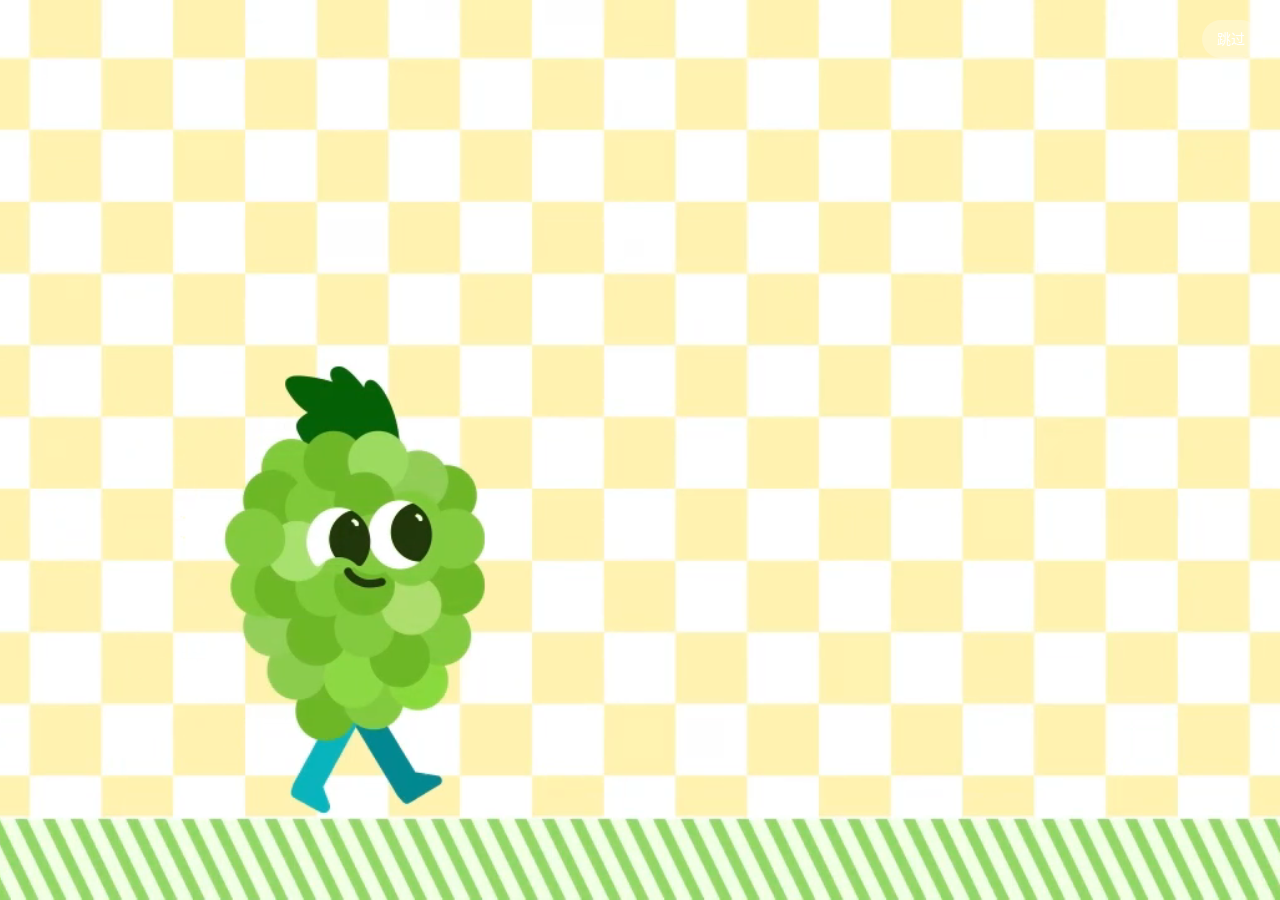
<file: index.html>
<!DOCTYPE html>
<html lang="zh-CN">
<head>
    <meta charset="UTF-8">
    <meta name="viewport" content="width=device-width, initial-scale=1.0">
    <title>轻启计划 - 健康生活新开始</title>
    <link rel="stylesheet" href="css/style.css">
    <link rel="stylesheet" href="https://cdnjs.cloudflare.com/ajax/libs/font-awesome/6.0.0-beta3/css/all.min.css">
</head>
<body>
    <!-- 开屏动画 -->
    <div class="splash-screen" id="splash-screen">
        <video id="splash-video" autoplay muted>
            <source src="images/splash.mp4" type="video/mp4">
            您的浏览器不支持HTML5视频。
        </video>
        <div class="skip-btn" id="skip-btn">跳过</div>
    </div>

    <!-- 主内容 (初始隐藏) -->
    <div class="main-content" id="main-content" style="display: none;">
        <!-- 导航栏 -->
        <header class="header">
            <div class="container">
                <div class="logo">
                    <h1>轻启计划</h1>
                </div>
                <nav class="nav">
                    <ul>
                        <li class="active"><a href="index.html">首页</a></li>
                        <li ><a href="calorie.html">卡路里大全</a></li>
                        <li ><a href="health-plan.html">健康方案</a></li>
                        <li ><a href="exercise-plan.html">运动计划</a></li>
                        <li ><a href="my_page.html">我的</a></li>
                    </ul>
                </nav>
                <div class="search-container">
                    <button class="search-icon-btn" id="search-icon-btn">
                        <i class="fas fa-search"></i>
                    </button>
                    <div class="search-expandable" id="search-expandable">
                        <input type="text" id="search-input" placeholder="搜索...">
                        <button id="search-btn">搜索</button>
                    </div>
                </div>
                <div class="mobile-menu-btn">
                    <i class="fas fa-bars"></i>
                </div>
            </div>
        </header>





<!-- 修改后的轮播图区域 -->
<section class="slider-section">
    <div class="slider">
        <!-- 图片列表 -->
        <div class="slide active">
            <img src="images/123/IMG_1.JPG" alt="健康生活图片1">
        </div>
        <div class="slide">
            <img src="images/123/IMG_2.JPG" alt="健康生活图片2">
        </div>
        <div class="slide">
            <img src="images/123/IMG_3.JPG" alt="健康生活图片3">
        </div>
        <div class="slide">
            <img src="images/123/IMG_4.JPG" alt="健康饮食图片">
        </div>
        <div class="slide">
            <img src="images/123/IMG_5.JPG" alt="运动健身图片">
        </div>
        <div class="slide">
            <img src="images/123/IMG_6.JPG" alt="心理健康图片">
        </div>
        
        <!-- 导航箭头 -->
        <button class="slider-arrow prev" id="prev-slide">&#10094;</button>
        <button class="slider-arrow next" id="next-slide">&#10095;</button>
        
        <!-- 指示器 -->
        <div class="slider-indicators">
            <span class="indicator active" data-slide="0"></span>
            <span class="indicator" data-slide="1"></span>
            <span class="indicator" data-slide="2"></span>
            <span class="indicator" data-slide="3"></span>
            <span class="indicator" data-slide="4"></span>
            <span class="indicator" data-slide="5"></span>
        </div>
    </div>
</section>


        <!-- 主要内容区 -->
        <main class="main-content-inner">
            <div class="container">
                <div class="hero-section">
                    <div class="left-image">
                        <img src="images/lu2.png" alt="健康生活示例">
                    </div>
                    <div class="right-bmi">
                        <div class="bmi-calculator">
                            <h2>BMI计算器</h2>
                            <div class="input-group">
                                <label for="height">身高 (cm):</label>
                                <input type="number" id="height" placeholder="请输入身高">
                            </div>
                            <div class="input-group">
                                <label for="weight">体重 (kg):</label>
                                <input type="number" id="weight" placeholder="请输入体重">
                            </div>
                            <button id="calculate-btn">计算BMI</button>
                            <div id="result"></div>
                            <div id="bmi-buttons" class="bmi-buttons"></div>
                            <div>数据仅供参考，具体方案请咨询专业医师</div>
                        </div>
                    </div>
                </div>
            </div>
        </main>

<!-- 悬浮AI助手按钮 -->
<div class="ai-float-btn" id="ai-float-btn">
    <img src="images/ai图1.png" alt="AI助手" class="ai-logo">
</div>

<!-- 悬浮聊天窗口 -->
<div class="ai-chat-container" id="ai-chat-container">
    <div class="ai-header">
        <h2><img src="images/ai图1.png" alt="AI助手" class="ai-logo"> AI小启</h2>
        <button class="close-chat" id="close-chat"><i class="fas fa-times"></i></button>
    </div>
    <div class="ai-messages" id="ai-messages">
        <div class="ai-message ai-response">
            <div class="message-content">
                您好！我是轻启计划的AI健康助手，可以为您解答关于饮食、运动、BMI等方面的健康问题。请问有什么可以帮您？
            </div>
        </div>
    </div>
    <div class="ai-input-area">
        <input type="text" id="ai-question" placeholder="输入您的健康问题...">
        <button id="ai-send"><i class="fas fa-paper-plane"></i></button>
    </div>
    <div class="ai-disclaimer">
        <small>免责声明：AI回答仅供参考，不能替代专业医疗建议</small>
    </div>
</div>
        

        <!-- 新增内容区域 -->
<section class="additional-content">
    <div class="container">
        <!-- 名字|口号 -->
        <div class="content-row name-slogan">
            <div class="content-col">
                <h3>轻启计划</h3>
            </div>
            <div class="content-col">
                <p>"健康生活，从轻启开始"</p>
            </div>
        </div>
        
        <!-- 图片|政策 -->
        <div class="content-row image-policy">
            <div class="content-col">
                <video controls autoplay muted playsinline>
                    <source src="https://vodpub6.v.news.cn/yqfbzx-original/20250316/0e2e0b318eeb44c4b5a028b303d440fd.mp4" type="video/mp4">
                    您的浏览器不支持HTML5视频
                </video>
                <div class="video-controls">
                    <button class="mute-btn"><i class="fas fa-volume-mute"></i></button>
                    <button class="fullscreen-btn"><i class="fas fa-expand"></i></button>
                </div>
            </div>
            <div class="content-col">
                <div class="policy-card">
                    <h4>饮食政策</h4>
                    <p>中国国家卫健委联合多部门持续推进"体重管理年"行动，
                        数据显示我国成年人超重率达34.3%、肥胖率16.4%，
                        青少年肥胖问题日益严峻。为此，
                        全国多地医院开设体重管理门诊，
                        针对不同BMI人群提供个性化诊疗方案，
                        包括膳食指导、运动康复及必要时的医学干预。
                        专家建议通过"管住嘴、迈开腿、睡好觉"的健康生活方式进行体重管理，强调减肥药物和手术需严格遵医嘱。
                        该行动旨在通过长期努力防控肥胖相关的慢性疾病，提升全民健康水平。</p>
                </div>
            </div>
        </div>
        
        <!-- 政策|图片 -->
        <div class="content-row policy-image">
            <div class="content-col">
                <div class="policy-card">
                    <h4>运动政策</h4>
                    <p>运动政策旨在通过一系列措施促进全民健康，提高国民身体素质。核心内容包括：
                        <br>
                        1. 设施建设：增加公共体育设施供给，特别是在社区、学校和工作场所中建设更多可及性强的健身场地，确保民众有地方锻炼。
                        <br>
                        2. 活动推广：组织多样化的群众性体育赛事和活动，鼓励全民参与，如马拉松、球类比赛等，激发公众对运动的兴趣。
                        <br>
                        3. 指导服务：提供专业的运动指导与咨询服务，培养社会体育指导员，为不同年龄段和社会群体量身定制健身计划。
                        <br>
                        4. 支持机制：设立专项基金支持体育产业发展，给予税收优惠，吸引社会资本投入，促进体育产业繁荣。
                        <br>
                        5. 国际合作：借鉴国际先进经验和技术，提升本国体育水平；积极参与国际体育交流，增强国际影响力。
                        <br>
                        通过实施上述政策，目标是构建一个积极健康的国家形象，提高全民健康水平，同时推动经济和社会发展。这些措施不仅有助于减少医疗开支，还能提高工作效率和生活质量。</p>
                </div>
            </div>
            <div class="content-col">
                <img src="images/运动政策1.jpg" alt="运动示例">
            </div>
        </div>
        
        <!-- 图片|政策 -->
        <div class="content-row image-policy">
            <div class="content-col">
                <img src="images/运动政策.png" alt="心理健康示例">
            </div>
            <div class="content-col">
                <div class="policy-card">
                    <h4>心理健康政策</h4>
                    <p>近年来，国家卫健委采取了一系列措施来提升心理健康的服务水平，保障大众的心理健康。
                        早在2016年，国家卫健委就联合22个部门印发了《关于加强心理健康服务的指导意见》，
                        对发展心理健康服务、建立健全心理健康服务体系、加强人才队伍建设等作出了系统部署。</p>
                </div>
            </div>
        </div>
    </div>
</section>

        <!-- 页脚 -->
        <footer class="footer">
            <div class="container">
                <p>&copy; 2025 轻启计划 - 健康生活新开始</p>
            </div>
        </footer>
    </div>

    <script src="js/script.js"></script>
</body>
</html>
</file>
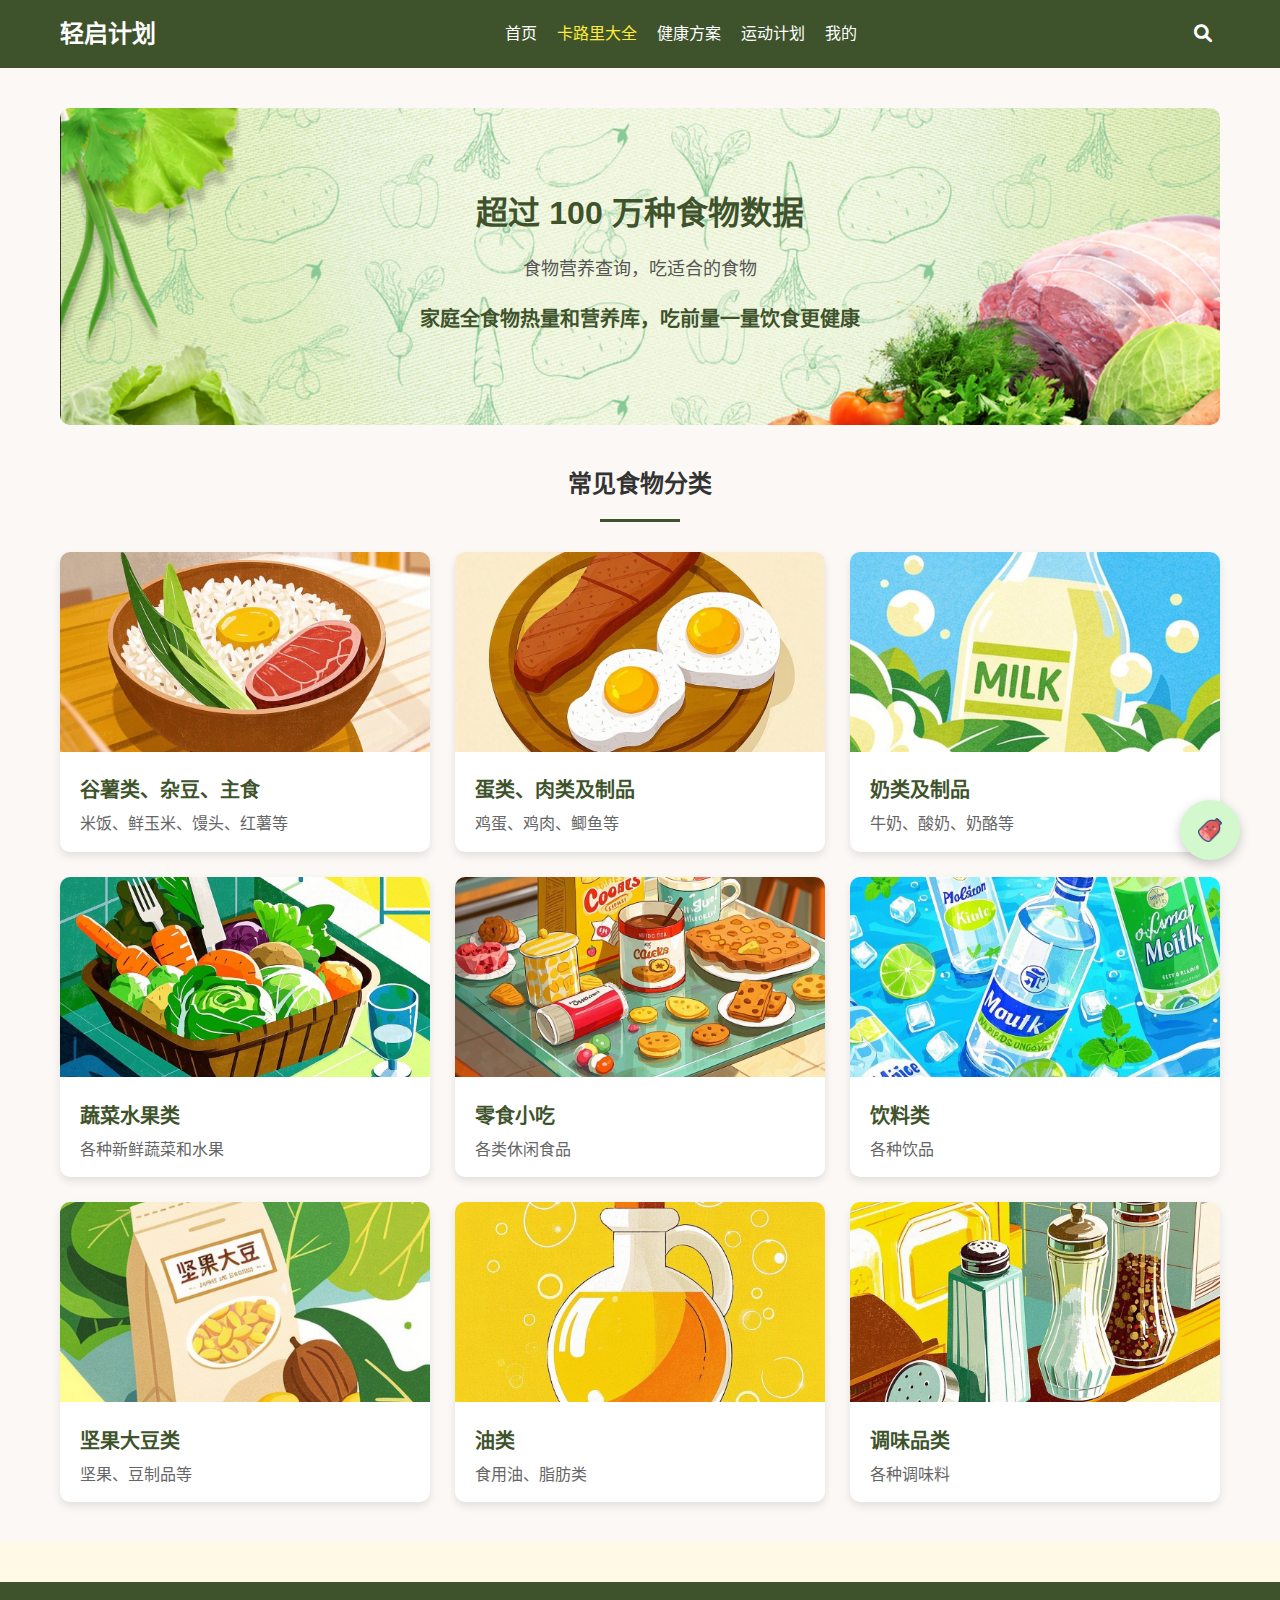
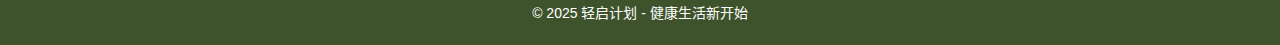
<file: calorie.html>
<!DOCTYPE html>
<html lang="zh-CN">
<head>
    <meta charset="UTF-8">
    <meta name="viewport" content="width=device-width, initial-scale=1.0">
    <title>轻启计划 - 卡路里大全</title>
    <link rel="stylesheet" href="css/style.css">
    <link rel="stylesheet" href="https://cdnjs.cloudflare.com/ajax/libs/font-awesome/6.0.0-beta3/css/all.min.css">
</head>
<body>
    <!-- 导航栏 (与首页相同) -->
    <header class="header">
        <div class="container">
            <div class="logo">
                <h1>轻启计划</h1>
            </div>
            <nav class="nav">
                <ul>
                    <li ><a href="index.html">首页</a></li>
                    <li class="active"><a href="calorie.html">卡路里大全</a></li>
                    <li ><a href="health-plan.html">健康方案</a></li>
                    <li ><a href="exercise-plan.html">运动计划</a></li>
                    <li ><a href="my_page.html">我的</a></li>
                </ul>
            </nav>
            <div class="search-container">
                <button class="search-icon-btn" id="search-icon-btn">
                    <i class="fas fa-search"></i>
                </button>
                <div class="search-expandable" id="search-expandable">
                    <input type="text" id="search-input" placeholder="搜索...">
                    <button id="search-btn">搜索</button>
                </div>
            </div>
            <div class="mobile-menu-btn">
                <i class="fas fa-bars"></i>
            </div>
        </div>
    </header>


    <!-- 悬浮AI助手按钮 -->
    <div class="ai-float-btn" id="ai-float-btn">
        <img src="images/ai图1.png" alt="AI助手" class="ai-logo">
    </div>

<!-- 悬浮聊天窗口 -->
<div class="ai-chat-container" id="ai-chat-container">
    <div class="ai-header">
        <h2><img src="images/ai图1.png" alt="AI助手" class="ai-logo"> AI小启</h2>
        <button class="close-chat" id="close-chat"><i class="fas fa-times"></i></button>
    </div>
    <div class="ai-messages" id="ai-messages">
        <div class="ai-message ai-response">
            <div class="message-content">
                您好！我是轻启计划的AI健康助手，可以为您解答关于饮食、运动、BMI等方面的健康问题。请问有什么可以帮您？
            </div>
        </div>
    </div>
    <div class="ai-input-area">
        <input type="text" id="ai-question" placeholder="输入您的健康问题...">
        <button id="ai-send"><i class="fas fa-paper-plane"></i></button>
    </div>
    <div class="ai-disclaimer">
        <small>免责声明：AI回答仅供参考，不能替代专业医疗建议</small>
    </div>
</div>

    <!-- 卡路里大全主内容 -->
    <main class="calorie-main">
        <div class="container">
            <!-- 顶部宣传语 -->
            <section class="calorie-intro">
                <h2>超过 100 万种食物数据</h2>
                <p>食物营养查询，吃适合的食物</p>
                <p class="slogan">家庭全食物热量和营养库，吃前量一量饮食更健康</p>
            </section>

            <!-- 食物分类展示 -->
            <section class="food-categories">
                <h3>常见食物分类</h3>
                <div class="categories-grid">
                    <!-- 每个分类卡片 -->
                    <div class="category-card" data-category="主食">
                        <img src="images/食物/主食.jpeg" alt="主食">
                        <h4>谷薯类、杂豆、主食</h4>
                        <p>米饭、鲜玉米、馒头、红薯等</p>
                    </div>
                    
                    <div class="category-card" data-category="蛋肉类">
                        <img src="images/食物/蛋肉类.jpeg" alt="蛋肉类">
                        <h4>蛋类、肉类及制品</h4>
                        <p>鸡蛋、鸡肉、鲫鱼等</p>
                    </div>
                    
                    <div class="category-card" data-category="奶制品">
                        <img src="images/食物/奶制品.jpeg" alt="奶制品">
                        <h4>奶类及制品</h4>
                        <p>牛奶、酸奶、奶酪等</p>
                    </div>
                    
                    <div class="category-card" data-category="蔬果类">
                        <img src="images/食物/蔬果类.jpeg" alt="蔬果类">
                        <h4>蔬菜水果类</h4>
                        <p>各种新鲜蔬菜和水果</p>
                    </div>
                    
                    <div class="category-card" data-category="零食小吃">
                        <img src="images/食物/零食小吃.jpeg" alt="零食小吃">
                        <h4>零食小吃</h4>
                        <p>各类休闲食品</p>
                    </div>
                    
                    <div class="category-card" data-category="饮料">
                        <img src="images/食物/饮料.jpeg" alt="饮料">
                        <h4>饮料类</h4>
                        <p>各种饮品</p>
                    </div>
                    
                    <!-- 新增的三个分类 -->
                    <div class="category-card" data-category="坚果大豆类">
                        <img src="images/食物/坚果大豆类.jpeg" alt="坚果大豆类">
                        <h4>坚果大豆类</h4>
                        <p>坚果、豆制品等</p>
                    </div>
                    
                    <div class="category-card" data-category="油类">
                        <img src="images/食物/油类.jpeg" alt="油类">
                        <h4>油类</h4>
                        <p>食用油、脂肪类</p>
                    </div>
                    
                    <div class="category-card" data-category="调味品">
                        <img src="images/食物/调味品.jpeg" alt="调味品">
                        <h4>调味品类</h4>
                        <p>各种调味料</p>
                    </div>
                </div>
            </section>

            <!-- 食物详情区域 (初始隐藏) -->
            <section class="food-details" id="food-details">
                <div class="details-header">
                    <h3 id="category-title">谷薯芋、杂豆、主食</h3>
                    <button id="close-details" class="close-btn">
                        <i class="fas fa-times"></i>
                    </button>
                </div>
                <div class="food-list" id="food-list">
                    <!-- 动态生成食物列表 -->
                </div>
            </section>
        </div>
    </main>

    <!-- 页脚 (与首页相同) -->
    <footer class="footer">
        <div class="container">
            <p>&copy; 2025 轻启计划 - 健康生活新开始</p>
        </div>
    </footer>

    <script src="js/calorie.js"></script>
</body>
</html>
</file>
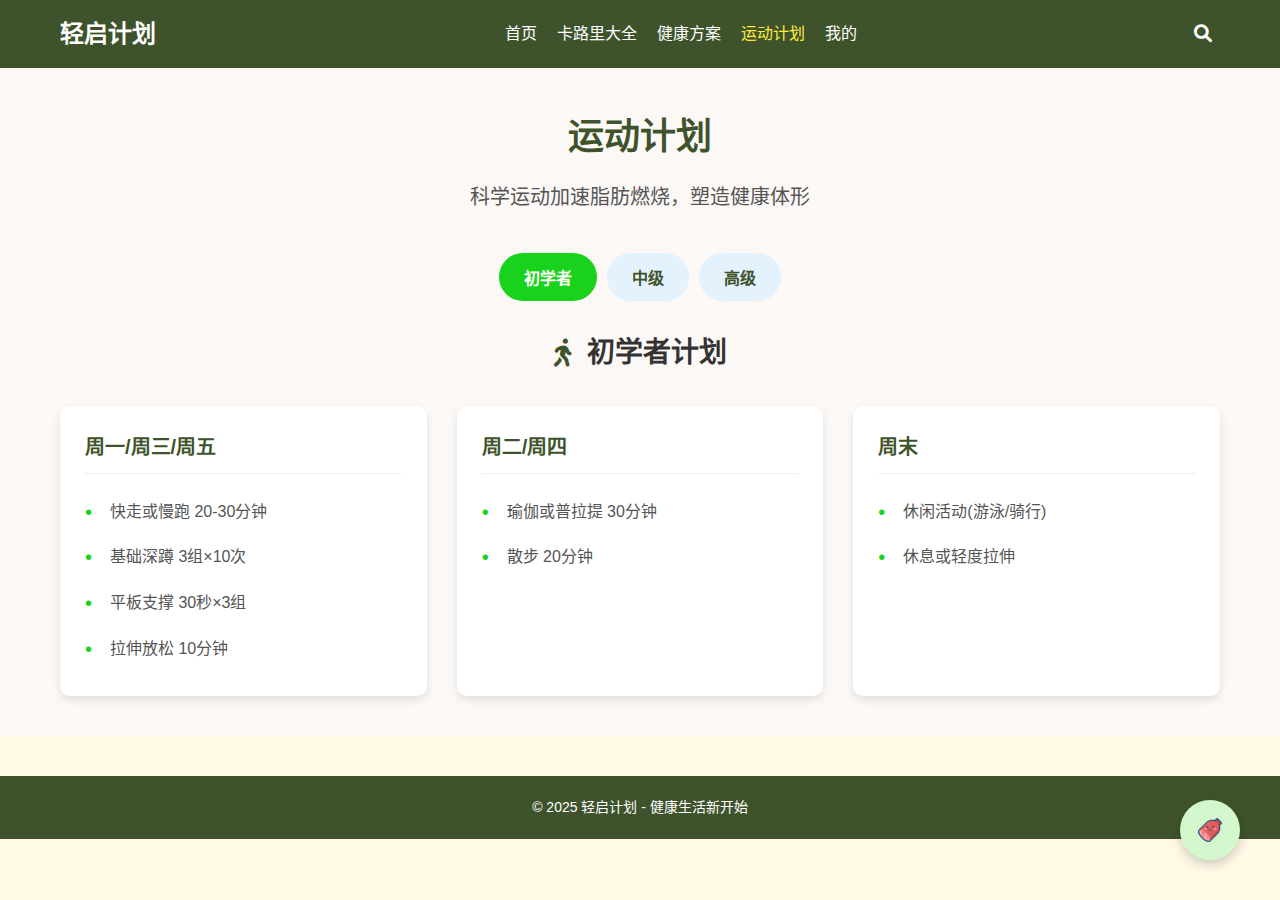
<file: exercise-plan.html>
<!DOCTYPE html>
<html lang="zh-CN">
<head>
    <meta charset="UTF-8">
    <meta name="viewport" content="width=device-width, initial-scale=1.0">
    <title>轻启计划 - 运动计划</title>
    <link rel="stylesheet" href="css/style.css">
    <link rel="stylesheet" href="https://cdnjs.cloudflare.com/ajax/libs/font-awesome/6.0.0-beta3/css/all.min.css">
</head>
<body>
    <!-- 导航栏 -->
    <header class="header">
        <div class="container">
            <div class="logo">
                <h1>轻启计划</h1>
            </div>
            <nav class="nav">
                <ul>
                    <li ><a href="index.html">首页</a></li>
                    <li ><a href="calorie.html">卡路里大全</a></li>
                    <li ><a href="health-plan.html">健康方案</a></li>
                    <li class="active"><a href="exercise-plan.html">运动计划</a></li>
                    <li ><a href="my_page.html">我的</a></li>
                </ul>
            </nav>
            <div class="search-container">
                <button class="search-icon-btn" id="search-icon-btn">
                    <i class="fas fa-search"></i>
                </button>
                <div class="search-expandable" id="search-expandable">
                    <input type="text" id="search-input" placeholder="搜索...">
                    <button id="search-btn">搜索</button>
                </div>
            </div>
            <div class="mobile-menu-btn">
                <i class="fas fa-bars"></i>
            </div>
        </div>
    </header>


    <!-- 悬浮AI助手按钮 -->
    <div class="ai-float-btn" id="ai-float-btn">
        <img src="images/ai图1.png" alt="AI助手" class="ai-logo">
    </div>

<!-- 悬浮聊天窗口 -->
<div class="ai-chat-container" id="ai-chat-container">
    <div class="ai-header">
        <h2><img src="images/ai图1.png" alt="AI助手" class="ai-logo"> AI小启</h2>
        <button class="close-chat" id="close-chat"><i class="fas fa-times"></i></button>
    </div>
    <div class="ai-messages" id="ai-messages">
        <div class="ai-message ai-response">
            <div class="message-content">
                您好！我是轻启计划的AI健康助手，可以为您解答关于饮食、运动、BMI等方面的健康问题。请问有什么可以帮您？
            </div>
        </div>
    </div>
    <div class="ai-input-area">
        <input type="text" id="ai-question" placeholder="输入您的健康问题...">
        <button id="ai-send"><i class="fas fa-paper-plane"></i></button>
    </div>
    <div class="ai-disclaimer">
        <small>免责声明：AI回答仅供参考，不能替代专业医疗建议</small>
    </div>
</div>

    <!-- 运动计划主内容 -->
    <main class="exercise-main">
        <div class="container">
            <!-- 顶部标题 -->
            <section class="exercise-intro">
                <h1>运动计划</h1>
                <p class="subtitle">科学运动加速脂肪燃烧，塑造健康体形</p>
            </section>

            <!-- 运动计划标签页 -->
            <section class="exercise-tabs">
                <div class="tab-buttons">
                    <button class="tab-btn active" data-tab="beginner">初学者</button>
                    <button class="tab-btn" data-tab="intermediate">中级</button>
                    <button class="tab-btn" data-tab="advanced">高级</button>
                </div>
                
                <!-- 初学者计划 -->
                <div class="tab-content active" id="beginner">
                    <h2><i class="fas fa-walking"></i> 初学者计划</h2>
                    <div class="plan-details">
                        <div class="day-plan">
                            <h3>周一/周三/周五</h3>
                            <ul>
                                <li>快走或慢跑 20-30分钟</li>
                                <li>基础深蹲 3组×10次</li>
                                <li>平板支撑 30秒×3组</li>
                                <li>拉伸放松 10分钟</li>
                            </ul>
                        </div>
                        <div class="day-plan">
                            <h3>周二/周四</h3>
                            <ul>
                                <li>瑜伽或普拉提 30分钟</li>
                                <li>散步 20分钟</li>
                            </ul>
                        </div>
                        <div class="day-plan">
                            <h3>周末</h3>
                            <ul>
                                <li>休闲活动(游泳/骑行)</li>
                                <li>休息或轻度拉伸</li>
                            </ul>
                        </div>
                    </div>
                </div>
                
                <!-- 中级计划 -->
                <div class="tab-content" id="intermediate">
                    <h2><i class="fas fa-biking"></i> 中级计划</h2>
                    <div class="plan-details">
                        <div class="day-plan">
                            <h3>周一/周四</h3>
                            <ul>
                                <li>跑步或椭圆机 30-40分钟</li>
                                <li>哑铃训练(全身) 3组×12次</li>
                                <li>仰卧起坐 3组×15次</li>
                            </ul>
                        </div>
                        <div class="day-plan">
                            <h3>周二/周五</h3>
                            <ul>
                                <li>HIIT训练 20分钟</li>
                                <li>核心训练 15分钟</li>
                            </ul>
                        </div>
                        <div class="day-plan">
                            <h3>周末</h3>
                            <ul>
                                <li>长距离骑行或游泳</li>
                                <li>瑜伽拉伸</li>
                            </ul>
                        </div>
                    </div>
                </div>
                
                <!-- 高级计划 -->
                <div class="tab-content" id="advanced">
                    <h2><i class="fas fa-dumbbell"></i> 高级计划</h2>
                    <div class="plan-details">
                        <div class="day-plan">
                            <h3>周一/周三/周五</h3>
                            <ul>
                                <li>高强度间歇训练(HIIT) 30分钟</li>
                                <li>力量训练(分化训练) 45分钟</li>
                                <li>核心强化 15分钟</li>
                            </ul>
                        </div>
                        <div class="day-plan">
                            <h3>周二/周四</h3>
                            <ul>
                                <li>耐力训练(跑步/游泳) 45分钟</li>
                                <li>功能性训练 30分钟</li>
                            </ul>
                        </div>
                        <div class="day-plan">
                            <h3>周末</h3>
                            <ul>
                                <li>户外运动(登山/球类)</li>
                                <li>主动恢复训练</li>
                            </ul>
                        </div>
                    </div>
                </div>
            </section>
        </div>
    </main>

    <!-- 页脚 -->
    <footer class="footer">
        <div class="container">
            <p>&copy; 2025 轻启计划 - 健康生活新开始</p>
        </div>
    </footer>

    <script src="js/exercise-plan.js"></script>
</body>
</html>
</file>
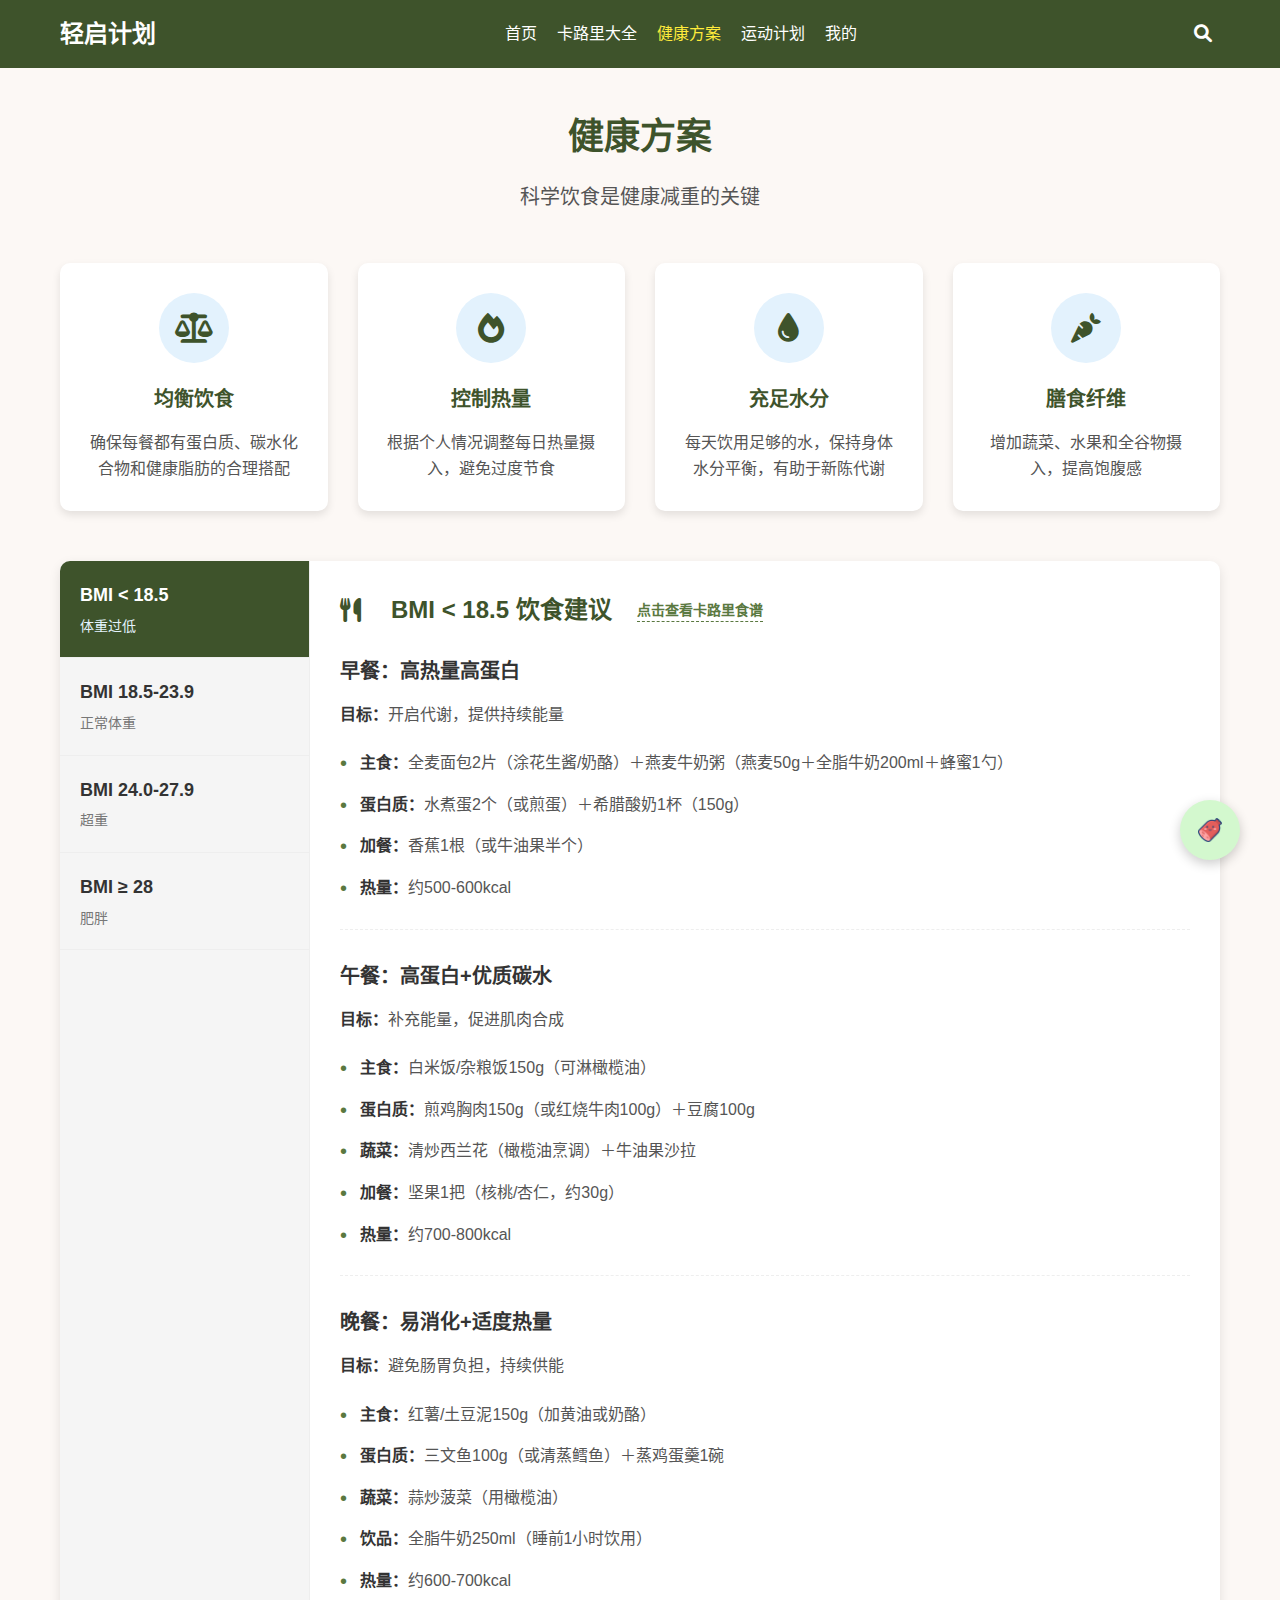
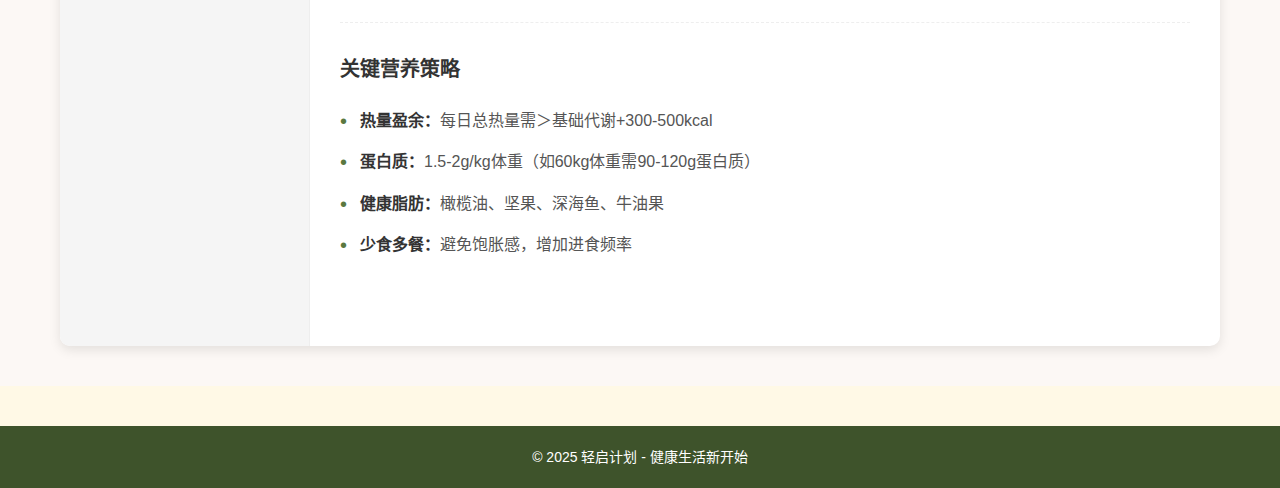
<file: health-plan.html>
<!DOCTYPE html>
<html lang="zh-CN">
<head>
    <meta charset="UTF-8">
    <meta name="viewport" content="width=device-width, initial-scale=1.0">
    <title>轻启计划 - 健康方案</title>
    <link rel="stylesheet" href="css/style.css">
    <link rel="stylesheet" href="https://cdnjs.cloudflare.com/ajax/libs/font-awesome/6.0.0-beta3/css/all.min.css">
</head>
<body>
    <!-- 导航栏 -->
    <header class="header">
        <div class="container">
            <div class="logo">
                <h1>轻启计划</h1>
            </div>
            <nav class="nav">
                <ul>
                    <li ><a href="index.html">首页</a></li>
                    <li ><a href="calorie.html">卡路里大全</a></li>
                    <li class="active"><a href="health-plan.html">健康方案</a></li>
                    <li ><a href="exercise-plan.html">运动计划</a></li>
                    <li ><a href="my_page.html">我的</a></li>
                </ul>
            </nav>
            <div class="search-container">
                <button class="search-icon-btn" id="search-icon-btn">
                    <i class="fas fa-search"></i>
                </button>
                <div class="search-expandable" id="search-expandable">
                    <input type="text" id="search-input" placeholder="搜索...">
                    <button id="search-btn">搜索</button>
                </div>
            </div>
            <div class="mobile-menu-btn">
                <i class="fas fa-bars"></i>
            </div>
        </div>
    </header>


    <!-- 悬浮AI助手按钮 -->
    <div class="ai-float-btn" id="ai-float-btn">
        <img src="images/ai图1.png" alt="AI助手" class="ai-logo">
    </div>

<!-- 悬浮聊天窗口 -->
<div class="ai-chat-container" id="ai-chat-container">
    <div class="ai-header">
        <h2><img src="images/ai图1.png" alt="AI助手" class="ai-logo"> AI小启</h2>
        <button class="close-chat" id="close-chat"><i class="fas fa-times"></i></button>
    </div>
    <div class="ai-messages" id="ai-messages">
        <div class="ai-message ai-response">
            <div class="message-content">
                您好！我是轻启计划的AI健康助手，可以为您解答关于饮食、运动、BMI等方面的健康问题。请问有什么可以帮您？
            </div>
        </div>
    </div>
    <div class="ai-input-area">
        <input type="text" id="ai-question" placeholder="输入您的健康问题...">
        <button id="ai-send"><i class="fas fa-paper-plane"></i></button>
    </div>
    <div class="ai-disclaimer">
        <small>免责声明：AI回答仅供参考，不能替代专业医疗建议</small>
    </div>
</div>

    <!-- 健康方案主内容 -->
    <main class="health-plan-main">
        <div class="container">
            <!-- 顶部标题 -->
            <section class="health-intro">
                <h1>健康方案</h1>
                <p class="subtitle">科学饮食是健康减重的关键</p>
            </section>

            <!-- 健康原则网格 -->
            <section class="health-principles">
                <div class="principles-grid">
                    <div class="principle-card">
                        <div class="icon-box">
                            <i class="fas fa-balance-scale"></i>
                        </div>
                        <h3>均衡饮食</h3>
                        <p>确保每餐都有蛋白质、碳水化合物和健康脂肪的合理搭配</p>
                    </div>
                    <div class="principle-card">
                        <div class="icon-box">
                            <i class="fas fa-fire"></i>
                        </div>
                        <h3>控制热量</h3>
                        <p>根据个人情况调整每日热量摄入，避免过度节食</p>
                    </div>
                    <div class="principle-card">
                        <div class="icon-box">
                            <i class="fas fa-tint"></i>
                        </div>
                        <h3>充足水分</h3>
                        <p>每天饮用足够的水，保持身体水分平衡，有助于新陈代谢</p>
                    </div>
                    <div class="principle-card">
                        <div class="icon-box">
                            <i class="fas fa-carrot"></i>
                        </div>
                        <h3>膳食纤维</h3>
                        <p>增加蔬菜、水果和全谷物摄入，提高饱腹感</p>
                    </div>
                </div>
            </section>

            <!-- BMI饮食建议 -->
            <section class="bmi-diet-plan">
                <div class="bmi-container">
                   
                    <!-- 左侧BMI分类导航 -->
                <div class="bmi-categories">
                    <div class="bmi-category" data-bmi="underweight">
                        <h3>BMI < 18.5</h3>
                        <p>体重过低</p>
                    </div>
                    <div class="bmi-category" data-bmi="normal">
                        <h3>BMI 18.5-23.9</h3>
                        <p>正常体重</p>
                    </div>
                    <div class="bmi-category" data-bmi="overweight">
                        <h3>BMI 24.0-27.9</h3>
                        <p>超重</p>
                    </div>
                    <div class="bmi-category" data-bmi="obese">
                        <h3>BMI ≥ 28</h3>
                        <p>肥胖</p>
                    </div>
                </div>


                    
                    <!-- 右侧饮食建议内容 -->
                    <div class="diet-content">
                        <!-- 体重过低 -->
                        <div class="diet-plan" id="underweight">
                            <h2 class="bmi-title">
                                <i class="fas fa-utensils"></i> BMI < 18.5 饮食建议
                                <a href="calorie.html" class="calorie-link">点击查看卡路里食谱</a>
                            </h2>
                            <div class="plan-section">
                                <h3>早餐：高热量高蛋白</h3>
                                <p><strong>目标：</strong>开启代谢，提供持续能量</p>
                                <ul>
                                    <li><strong>主食：</strong>全麦面包2片（涂花生酱/奶酪）＋燕麦牛奶粥（燕麦50g＋全脂牛奶200ml＋蜂蜜1勺）</li>
                                    <li><strong>蛋白质：</strong>水煮蛋2个（或煎蛋）＋希腊酸奶1杯（150g）</li>
                                    <li><strong>加餐：</strong>香蕉1根（或牛油果半个）</li>
                                    <li><strong>热量：</strong>约500-600kcal</li>
                                </ul>
                            </div>
                            <div class="plan-section">
                                <h3>午餐：高蛋白+优质碳水</h3>
                                <p><strong>目标：</strong>补充能量，促进肌肉合成</p>
                                <ul>
                                    <li><strong>主食：</strong>白米饭/杂粮饭150g（可淋橄榄油）</li>
                                    <li><strong>蛋白质：</strong>煎鸡胸肉150g（或红烧牛肉100g）＋豆腐100g</li>
                                    <li><strong>蔬菜：</strong>清炒西兰花（橄榄油烹调）＋牛油果沙拉</li>
                                    <li><strong>加餐：</strong>坚果1把（核桃/杏仁，约30g）</li>
                                    <li><strong>热量：</strong>约700-800kcal</li>
                                </ul>
                            </div>
                            <div class="plan-section">
                                <h3>晚餐：易消化+适度热量</h3>
                                <p><strong>目标：</strong>避免肠胃负担，持续供能</p>
                                <ul>
                                    <li><strong>主食：</strong>红薯/土豆泥150g（加黄油或奶酪）</li>
                                    <li><strong>蛋白质：</strong>三文鱼100g（或清蒸鳕鱼）＋蒸鸡蛋羹1碗</li>
                                    <li><strong>蔬菜：</strong>蒜炒菠菜（用橄榄油）</li>
                                    <li><strong>饮品：</strong>全脂牛奶250ml（睡前1小时饮用）</li>
                                    <li><strong>热量：</strong>约600-700kcal</li>
                                </ul>
                            </div>
                            <div class="plan-section">
                                <h3>关键营养策略</h3>
                                <ul>
                                    <li><strong>热量盈余：</strong>每日总热量需＞基础代谢+300-500kcal</li>
                                    <li><strong>蛋白质：</strong>1.5-2g/kg体重（如60kg体重需90-120g蛋白质）</li>
                                    <li><strong>健康脂肪：</strong>橄榄油、坚果、深海鱼、牛油果</li>
                                    <li><strong>少食多餐：</strong>避免饱胀感，增加进食频率</li>
                                </ul>
                            </div>
                        </div>
                        
                        <!-- 正常体重 -->
                        <div class="diet-plan" id="normal">
                            <h2 class="bmi-title">
                                <i class="fas fa-utensils"></i> BMI 18.5-23.9 饮食建议
                                <a href="calorie.html" class="calorie-link">点击查看卡路里食谱</a>
                            </h2>
                            
                            <div class="plan-section">
                                <h3>早餐（约400-500大卡）</h3>
                                <p><strong>原则：</strong>碳水化合物+优质蛋白+膳食纤维</p>
                                <ul>
                                    <li><strong>主食：</strong>全麦面包1-2片/燕麦片50g/杂粮粥1碗</li>
                                    <li><strong>蛋白质：</strong>水煮蛋1个/无糖酸奶150ml/低脂牛奶200ml</li>
                                    <li><strong>蔬果：</strong>番茄1个/黄瓜半根/苹果半个</li>
                                    <li><strong>坚果：</strong>核桃2颗/杏仁10g（可选）</li>
                                    <li><strong>示例：</strong>燕麦牛奶粥（燕麦50g+低脂牛奶200ml）+ 水煮蛋1个 + 草莓5颗</li>
                                </ul>
                            </div>
                            <div class="plan-section">
                                <h3>午餐（约500-600大卡）</h3>
                                <p><strong>原则：</strong>粗细粮搭配+瘦肉+蔬菜</p>
                                <ul>
                                    <li><strong>主食：</strong>糙米饭1碗（约100g生米）/红薯1个（中等大小）</li>
                                    <li><strong>蛋白质：</strong>清蒸鱼100g/鸡胸肉80g/豆腐100g</li>
                                    <li><strong>蔬菜：</strong>绿叶菜200g（清炒/凉拌，少油）</li>
                                    <li><strong>油脂：</strong>橄榄油1茶匙（约5g）</li>
                                    <li><strong>示例：</strong>糙米饭1碗 + 清蒸鲈鱼100g + 蒜蓉西兰花200g + 紫菜汤1碗</li>
                                </ul>
                            </div>
                            <div class="plan-section">
                                <h3>晚餐（约400-500大卡）</h3>
                                <p><strong>原则：</strong>低GI碳水+易消化蛋白+高纤维蔬菜</p>
                                <ul>
                                    <li><strong>主食：</strong>杂粮粥1碗/玉米1根/山药100g</li>
                                    <li><strong>蛋白质：</strong>白灼虾80g/嫩豆腐150g/蒸蛋1份</li>
                                    <li><strong>蔬菜：</strong>菠菜/芹菜/芦笋等200g（少油烹饪）</li>
                                    <li><strong>示例：</strong>杂粮粥（小米+南瓜）1碗 + 白灼虾80g + 凉拌菠菜200g</li>
                                </ul>
                            </div>
                            <div class="plan-section">
                                <h3>注意事项</h3>
                                <ul>
                                    <li><strong>总热量：</strong>根据个人活动量调整，久坐女性约1500-1600大卡，男性或运动人群可增至1800大卡</li>
                                    <li><strong>烹饪方式：</strong>多用蒸、煮、炖，少油炸，盐＜5g/天</li>
                                    <li><strong>饮水：</strong>每日1500-2000ml，避免含糖饮料</li>
                                    <li><strong>灵活调整：</strong>可替换同类食材（如鱼→鸡，燕麦→全麦面包）</li>
                                </ul>
                            </div>
                        </div>
                        
                        <!-- 超重 -->
                        <div class="diet-plan" id="overweight">
                            <h2 class="bmi-title">
                                <i class="fas fa-utensils"></i> BMI 24.0-27.9 饮食建议
                                <a href="calorie.html" class="calorie-link">点击查看卡路里食谱</a>
                            </h2>
                            
                            <div class="plan-section">
                                <h3>早餐（约400-450大卡）</h3>
                                <p><strong>原则：</strong>优质蛋白+低GI碳水+膳食纤维</p>
                                <ul>
                                    <li><strong>主食：</strong>全麦面包1片（或燕麦片40g）</li>
                                    <li><strong>蛋白质：</strong>水煮蛋2个（或无糖酸奶150ml+奇亚籽5g）</li>
                                    <li><strong>蔬果：</strong>西红柿1个/黄瓜半根（或苹果1小个）</li>
                                    <li><strong>饮品：</strong>黑咖啡/无糖豆浆250ml</li>
                                    <li><strong>替代选项：</strong>蔬菜鸡蛋饼（全麦粉30g+鸡蛋1个+菠菜50g）或杂粮粥（红豆+燕麦+小米）1小碗</li>
                                </ul>
                            </div>
                            <div class="plan-section">
                                <h3>午餐（约500-550大卡）</h3>
                                <p><strong>原则：</strong>粗粮+瘦肉+大量蔬菜</p>
                                <ul>
                                    <li><strong>主食：</strong>杂粮饭100g（生重）或荞麦面80g（熟重）</li>
                                    <li><strong>蛋白质：</strong>清蒸鱼150g（或鸡胸肉120g/豆腐100g）</li>
                                    <li><strong>蔬菜：</strong>凉拌西兰花200g+木耳50g（少油）</li>
                                    <li><strong>加餐（可选）：</strong>无糖希腊酸奶100g</li>
                                    <li><strong>替代选项：</strong>虾仁炒糙米饭（虾仁80g+糙米饭80g+蔬菜200g）或鸡丝沙拉（鸡胸肉100g+混合生菜200g+橄榄油5g）</li>
                                </ul>
                            </div>
                            <div class="plan-section">
                                <h3>晚餐（约400-450大卡）</h3>
                                <p><strong>原则：</strong>低脂蛋白+高纤维蔬菜+少量碳水</p>
                                <ul>
                                    <li><strong>主食：</strong>紫薯100g（或玉米1根）</li>
                                    <li><strong>蛋白质：</strong>白灼虾80g（或瘦牛肉60g）</li>
                                    <li><strong>蔬菜：</strong>蒜蓉空心菜200g（或冬瓜海带汤1碗）</li>
                                    <li><strong>饮品：</strong>柠檬水/无糖绿茶</li>
                                    <li><strong>替代选项：</strong>番茄豆腐汤（豆腐100g+番茄1个+菌菇50g）或蒸南瓜150g+三文鱼80g</li>
                                </ul>
                            </div>
                            <div class="plan-section">
                                <h3>关键注意事项</h3>
                                <ul>
                                    <li><strong>烹饪方式：</strong>蒸、煮、烤为主，避免红烧/油炸，用油≤20g/天</li>
                                    <li><strong>控盐控糖：</strong>每日盐≤5g，避免含糖饮料/甜点</li>
                                    <li><strong>饮水：</strong>每天1.5-2L，可搭配乌龙茶/普洱茶</li>
                                    <li><strong>运动配合：</strong>建议每周3-5次有氧（如快走30分钟）+2次力量训练</li>
                                </ul>
                            </div>
                        </div>
                        
                        <!-- 肥胖 -->
                        <div class="diet-plan" id="obese">
                            <h2 class="bmi-title">
                                <i class="fas fa-utensils"></i> BMI ≥ 28 饮食建议
                                <a href="calorie.html" class="calorie-link">点击查看卡路里食谱</a>
                            </h2>
                            
                            <div class="plan-section">
                                <h3>早餐（约300-400kcal）</h3>
                                <p><strong>原则：</strong>优质蛋白+低GI碳水+膳食纤维</p>
                                <ul>
                                    <li><strong>蛋白质：</strong>水煮蛋1个/无糖豆浆200ml/低脂牛奶200ml</li>
                                    <li><strong>碳水：</strong>燕麦片30g（煮粥）/全麦面包1片/藜麦50g</li>
                                    <li><strong>纤维：</strong>凉拌菠菜100g/番茄1个/黄瓜半根</li>
                                    <li><strong>可选加餐：</strong>原味坚果10g（如杏仁、核桃）</li>
                                    <li><strong>示例：</strong>燕麦粥（燕麦30g+奇亚籽5g）+ 水煮蛋1个 + 凉拌木耳50g</li>
                                </ul>
                            </div>
                            <div class="plan-section">
                                <h3>午餐（约400-500kcal）</h3>
                                <p><strong>原则：</strong>低脂高蛋白+复合碳水+大量蔬菜</p>
                                <ul>
                                    <li><strong>主食：</strong>糙米饭80g（熟重）/紫薯150g/荞麦面50g（干重）</li>
                                    <li><strong>蛋白质：</strong>鸡胸肉100g/清蒸鱼120g/豆腐150g</li>
                                    <li><strong>蔬菜：</strong>水煮西兰花200g/清炒油麦菜250g（少油）</li>
                                    <li><strong>油脂：</strong>橄榄油5g（用于烹饪）</li>
                                    <li><strong>示例：</strong>糙米饭80g + 香煎鸡胸肉（少油）100g + 蒜蓉西兰花200g</li>
                                </ul>
                            </div>
                            <div class="plan-section">
                                <h3>晚餐（约300-400kcal）</h3>
                                <p><strong>原则：</strong>易消化蛋白+低碳水+高纤维</p>
                                <ul>
                                    <li><strong>蛋白质：</strong>白灼虾80g/蒸豆腐100g/无糖酸奶150ml</li>
                                    <li><strong>碳水：</strong>南瓜150g/玉米半根/杂粮粥1小碗</li>
                                    <li><strong>蔬菜：</strong>生菜沙拉200g（无酱料）/冬瓜汤1碗</li>
                                    <li><strong>示例：</strong>清蒸鲈鱼100g + 凉拌莴笋丝150g + 紫菜蛋花汤（无淀粉）</li>
                                </ul>
                            </div>
                            <div class="plan-section">
                                <h3>注意事项</h3>
                                <ul>
                                    <li><strong>烹饪方式：</strong>蒸、煮、烤为主，避免煎炸、红烧</li>
                                    <li><strong>调味：</strong>少盐、少糖，可用柠檬汁、黑胡椒、香草代替部分调料</li>
                                    <li><strong>饮水：</strong>每日1500-2000ml，避免含糖饮料</li>
                                    <li><strong>禁忌：</strong>精制碳水（白米饭、白面包）、肥肉、甜点、酒精</li>
                                </ul>
                            </div>
                            <div class="plan-section">
                                <h3>营养目标</h3>
                                <ul>
                                    <li><strong>蛋白质：</strong>20-30%总热量（约60-90g/天）</li>
                                    <li><strong>碳水：</strong>40-50%（优先选择低GI食物）</li>
                                    <li><strong>脂肪：</strong>20-30%（以不饱和脂肪为主）</li>
                                    <li><strong>运动建议：</strong>每周3-5次有氧运动（如快走、游泳）加速减脂，并定期监测体重和体脂率</li>
                                </ul>
                            </div>
                        </div>
                    </div>
                </div>
            </section>
        </div>
    </main>

    <!-- 页脚 -->
    <footer class="footer">
        <div class="container">
            <p>&copy; 2025 轻启计划 - 健康生活新开始</p>
        </div>
    </footer>

    <script src="js/health-plan.js"></script>
</body>
</html>
</file>
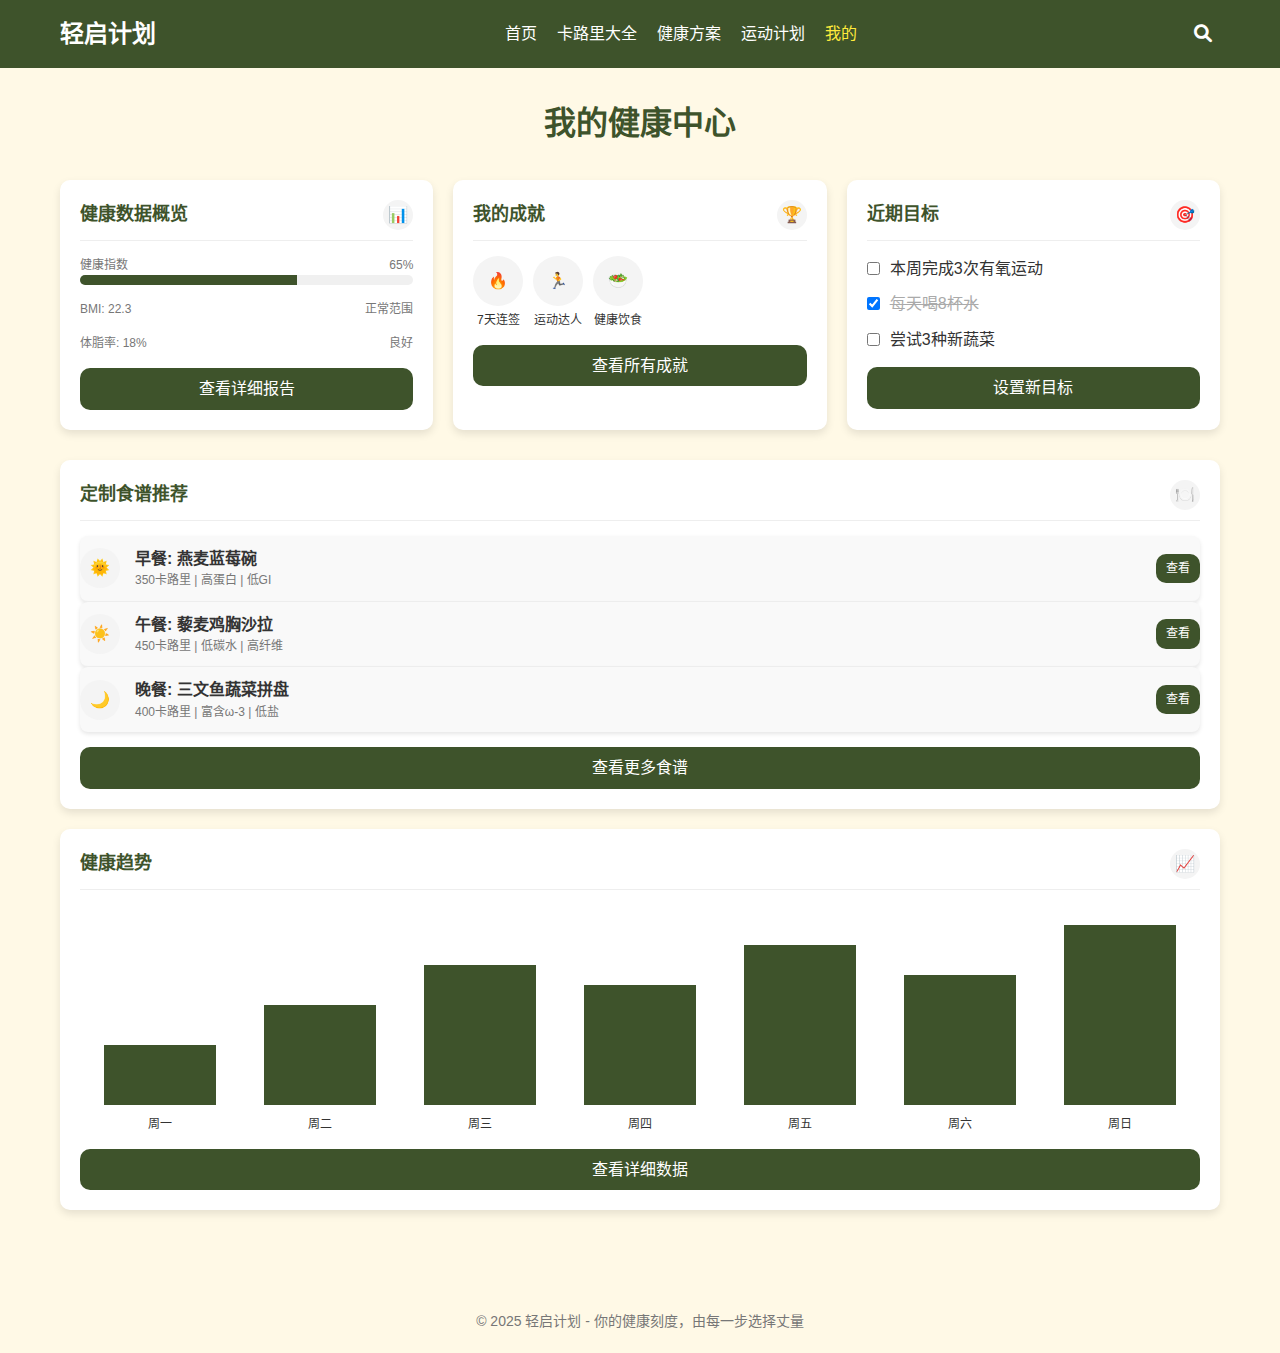
<file: my_page.html>
<!DOCTYPE html>
<html lang="zh-CN">
<head>
    <meta charset="UTF-8">
    <meta name="viewport" content="width=device-width, initial-scale=1.0">
    <title>轻启计划 - 我的健康中心</title>
    <link rel="stylesheet" href="css/style.css">
    <!-- <link rel="stylesheet" href="https://cdnjs.cloudflare.com/ajax/libs/font-awesome/5.15.4/css/all.min.css"> -->
    <link rel="stylesheet" href="https://cdnjs.cloudflare.com/ajax/libs/font-awesome/6.0.0-beta3/css/all.min.css">
</head>
<body>
        <!-- 导航栏 -->
        <header class="header">
            <div class="container">
                <div class="logo">
                    <h1>轻启计划</h1>
                </div>
                <nav class="nav">
                    <ul>
                        <li ><a href="index.html">首页</a></li>
                        <li ><a href="calorie.html">卡路里大全</a></li>
                        <li ><a href="health-plan.html">健康方案</a></li>
                        <li ><a href="exercise-plan.html">运动计划</a></li>
                        <li class="active"><a href="my_page.html">我的</a></li>
                    </ul>
                </nav>
                <div class="search-container">
                    <button class="search-icon-btn" id="search-icon-btn">
                        <i class="fas fa-search"></i>
                    </button>
                    <div class="search-expandable" id="search-expandable">
                        <input type="text" id="search-input" placeholder="搜索...">
                        <button id="search-btn">搜索</button>
                    </div>
                </div>
                <div class="mobile-menu-btn">
                    <i class="fas fa-bars"></i>
                </div>
            </div>
        </header>




    <!-- 主要内容区 -->
    <main class="main-content-inner">
        <div class="container">
            <h1 class="page-title">我的健康中心</h1>
            
            <div class="dashboard">
                <!-- 健康数据概览 -->
                <div class="card">
                    <div class="card-header">
                        <div class="card-title">健康数据概览</div>
                        <div class="card-icon">📊</div>
                    </div>
                    <div class="progress-container">
                        <div class="progress-text">
                            <span>健康指数</span>
                            <span>65%</span>
                        </div>
                        <div class="progress-bar">
                            <div class="progress-fill"></div>
                        </div>
                    </div>
                    <div class="progress-container">
                        <div class="progress-text">
                            <span>BMI: 22.3</span>
                            <span>正常范围</span>
                        </div>
                    </div>
                    <div class="progress-container">
                        <div class="progress-text">
                            <span>体脂率: 18%</span>
                            <span>良好</span>
                        </div>
                    </div>
                    <a href="#" class="btn" style="margin-top: 15px; display: block; text-align: center;">查看详细报告</a>
                </div>
                
                <!-- 成就系统 -->
                <div class="card">
                    <div class="card-header">
                        <div class="card-title">我的成就</div>
                        <div class="card-icon">🏆</div>
                    </div>
                    <div style="display: flex; flex-wrap: wrap; gap: 10px; margin-top: 15px;">
                        <div style="text-align: center;">
                            <div style="width: 50px; height: 50px; background-color: #f4f4f4; border-radius: 50%; display: flex; align-items: center; justify-content: center; margin: 0 auto 5px; color: var(--primary-color);">🔥</div>
                            <div style="font-size: 12px;">7天连签</div>
                        </div>
                        <div style="text-align: center;">
                            <div style="width: 50px; height: 50px; background-color: #f4f4f4; border-radius: 50%; display: flex; align-items: center; justify-content: center; margin: 0 auto 5px; color: var(--primary-color);">🏃</div>
                            <div style="font-size: 12px;">运动达人</div>
                        </div>
                        <div style="text-align: center;">
                            <div style="width: 50px; height: 50px; background-color: #f4f4f4; border-radius: 50%; display: flex; align-items: center; justify-content: center; margin: 0 auto 5px; color: var(--primary-color);">🥗</div>
                            <div style="font-size: 12px;">健康饮食</div>
                        </div>
                    </div>
                    <a href="#" class="btn" style="margin-top: 15px; display: block; text-align: center;">查看所有成就</a>
                </div>
                
                <!-- 近期目标 -->
                <div class="card">
                    <div class="card-header">
                        <div class="card-title">近期目标</div>
                        <div class="card-icon">🎯</div>
                    </div>
                    <div style="margin-top: 15px;">
                        <div style="display: flex; align-items: center; margin-bottom: 10px;">
                            <input type="checkbox" style="margin-right: 10px;">
                            <span>本周完成3次有氧运动</span>
                        </div>
                        <div style="display: flex; align-items: center; margin-bottom: 10px;">
                            <input type="checkbox" checked style="margin-right: 10px;">
                            <span style="text-decoration: line-through; color: #aaa;">每天喝8杯水</span>
                        </div>
                        <div style="display: flex; align-items: center;">
                            <input type="checkbox" style="margin-right: 10px;">
                            <span>尝试3种新蔬菜</span>
                        </div>
                    </div>
                    <a href="#" class="btn" style="margin-top: 15px; display: block; text-align: center;">设置新目标</a>
                </div>
            </div>
            
            <!-- 定制食谱 -->
            <div class="card" style="margin-bottom: 20px;">
                <div class="card-header">
                    <div class="card-title">定制食谱推荐</div>
                    <div class="card-icon">🍽️</div>
                </div>
                <div>
                    <div class="food-item">
                        <div class="item-icon">🌞</div>
                        <div class="item-details">
                            <div class="item-title">早餐: 燕麦蓝莓碗</div>
                            <div class="item-meta">350卡路里 | 高蛋白 | 低GI</div>
                        </div>
                        <a href="#" class="btn" style="padding: 5px 10px; font-size: 12px;">查看</a>
                    </div>
                    <div class="food-item">
                        <div class="item-icon">☀️</div>
                        <div class="item-details">
                            <div class="item-title">午餐: 藜麦鸡胸沙拉</div>
                            <div class="item-meta">450卡路里 | 低碳水 | 高纤维</div>
                        </div>
                        <a href="#" class="btn" style="padding: 5px 10px; font-size: 12px;">查看</a>
                    </div>
                    <div class="food-item">
                        <div class="item-icon">🌙</div>
                        <div class="item-details">
                            <div class="item-title">晚餐: 三文鱼蔬菜拼盘</div>
                            <div class="item-meta">400卡路里 | 富含ω-3 | 低盐</div>
                        </div>
                        <a href="#" class="btn" style="padding: 5px 10px; font-size: 12px;">查看</a>
                    </div>
                </div>
                <a href="#" class="btn" style="margin-top: 15px; display: block; text-align: center;">查看更多食谱</a>
            </div>
            
            <!-- 健康趋势 -->
            <div class="card">
                <div class="card-header">
                    <div class="card-title">健康趋势</div>
                    <div class="card-icon">📈</div>
                </div>
                <div class="chart-container">
                    <!-- 这里应该是图表，用CSS简单模拟 -->
                    <div style="height: 100%; display: flex; align-items: flex-end; justify-content: space-around;">
                        <div style="width: 10%; height: 30%; background-color: var(--primary-color);"></div>
                        <div style="width: 10%; height: 50%; background-color: var(--primary-color);"></div>
                        <div style="width: 10%; height: 70%; background-color: var(--primary-color);"></div>
                        <div style="width: 10%; height: 60%; background-color: var(--primary-color);"></div>
                        <div style="width: 10%; height: 80%; background-color: var(--primary-color);"></div>
                        <div style="width: 10%; height: 65%; background-color: var(--primary-color);"></div>
                        <div style="width: 10%; height: 90%; background-color: var(--primary-color);"></div>
                    </div>
                </div>
                <div style="display: flex; justify-content: space-around; margin-top: 10px; font-size: 12px;">
                    <span>周一</span>
                    <span>周二</span>
                    <span>周三</span>
                    <span>周四</span>
                    <span>周五</span>
                    <span>周六</span>
                    <span>周日</span>
                </div>
                <a href="#" class="btn" style="margin-top: 15px; display: block; text-align: center;">查看详细数据</a>
            </div>
        </div>
    </main>
    
    <footer>
        <p>© 2025 轻启计划 - 你的健康刻度，由每一步选择丈量</p>
    </footer>

    <script src="js/my_page.js"></script>
</body>
</html>
</file>
<file: css/style.css>
/* 全局样式 */
* {
    margin: 0;
    padding: 0;
    box-sizing: border-box;
    font-family: 'Arial', sans-serif;
}

body {
    background-color: #fff8e1; /* 淡黄色背景 */
    color: #333;
    line-height: 1.6;
    overflow-x: hidden;
}

.container {
    width: 100%;
    max-width: 1200px;
    margin: 0 auto;
    padding: 0 20px;
}

/* 开屏动画样式 */
.splash-screen {
    position: fixed;
    top: 0;
    left: 0;
    width: 100%;
    height: 100%;
    background-color: #000;
    z-index: 1000;
    display: flex;
    justify-content: center;
    align-items: center;
}

.splash-screen video {
    width: 100%;
    height: 100%;
    object-fit: cover;
}

.skip-btn {
    position: absolute;
    top: 20px;
    right: 20px;
    background-color: rgba(255, 255, 255, 0.3);
    color: white;
    padding: 8px 15px;
    border-radius: 20px;
    cursor: pointer;
    font-size: 14px;
    transition: all 0.3s;
}

.skip-btn:hover {
    background-color: rgba(255, 255, 255, 0.5);
}

/* 导航栏样式 */
.header {
    background-color: #3E532B; /* 蓝色主题 */
    color: white;
    padding: 15px 0;
    position: sticky;
    top: 0;
    z-index: 100;
}

.header .container {
    display: flex;
    justify-content: space-between;
    align-items: center;
}

.logo h1 {
    font-size: 24px;
    font-weight: bold;
}

.nav ul {
    display: flex;
    list-style: none;
}

.nav ul li {
    margin-left: 20px;
}

.nav ul li a {
    color: white;
    text-decoration: none;
    font-size: 16px;
    transition: color 0.3s;
}

.nav ul li a:hover, .nav ul li.active a {
    /* color: #ffeb3b; */
    color: #ffeb3b
}

/* 搜索容器样式 */
.search-container {
    position: relative;
    display: flex;
    align-items: center;
}

/* 搜索图标按钮样式 */
.search-icon-btn {
    background: none;
    border: none;
    color: white;
    font-size: 18px;
    cursor: pointer;
    padding: 8px;
    transition: all 0.3s;
}

.search-icon-btn:hover {
    color: #ffeb3b;
    transform: scale(1.1);
}

/* 可展开的搜索框样式 */
.search-expandable {
    position: absolute;
    right: 0;
    display: flex;
    width: 0;
    overflow: hidden;
    transition: width 0.3s ease;
    background-color: white;
    border-radius: 20px;
}

.search-expandable.active {
    width: 250px;
}

.search-expandable input {
    flex: 1;
    padding: 8px 15px;
    border: none;
    border-radius: 20px 0 0 20px;
    outline: none;
    font-size: 14px;
    min-width: 0;
}

.search-expandable button {
    padding: 8px 15px;
    background-color: #3E532B;
    color: white;
    border: none;
    border-radius: 0 20px 20px 0;
    cursor: pointer;
    transition: background-color 0.3s;
    white-space: nowrap;
}

.search-expandable button:hover {
    /* background-color: #1565c0; */
    background-color: #3E532B;
}

/* 响应式设计 */
@media (max-width: 768px) {
    .search-expandable.active {
        width: 180px;
    }
    
    .search-expandable input {
        padding: 6px 12px;
    }
    
    .search-expandable button {
        padding: 6px 12px;
    }
}

.mobile-menu-btn {
    display: none;
    font-size: 24px;
    cursor: pointer;
}


/* 轮播图容器 - 全宽度 */
.slider-section {
    height: 500px;
    width: 100%;
    position: relative;
    overflow: hidden;
    margin: 0;
    padding: 0;
    background-color: #f5f5f5; /* 备用背景色 */
}

/* 轮播图滑动区域 */
.slider {
    width: 100%;
    position: relative;
    height: 100%;
}

/* 单个幻灯片 */
.slide {
    width: 100%;
    height: 100%;
    opacity: 0;
    transition: opacity 0.8s ease;
    position: absolute;
    top: 0;
    left: 0;
}

.slide.active {
    opacity: 1;
}

/* 图片样式 */
.slide img {
    width: 100%;
    height: 100%;
    object-fit: cover;
    display: block;
}

/* 导航箭头样式 */
.slider-arrow {
    position: absolute;
    top: 50%;
    transform: translateY(-50%);
    width: 50px;
    height: 50px;
    background-color: rgba(0, 0, 0, 0.5);
    color: white;
    border: none;
    border-radius: 50%;
    font-size: 24px;
    cursor: pointer;
    z-index: 10;
    transition: background-color 0.3s;
}

.slider-arrow:hover {
    background-color: rgba(0, 0, 0, 0.8);
}

.prev {
    left: 20px;
}

.next {
    right: 20px;
}

/* 指示器样式 */
.slider-indicators {
    position: absolute;
    bottom: 20px;
    left: 50%;
    transform: translateX(-50%);
    display: flex;
    gap: 10px;
    z-index: 10;
}

.indicator {
    width: 12px;
    height: 12px;
    border-radius: 50%;
    background-color: rgba(255, 255, 255, 0.5);
    cursor: pointer;
    transition: background-color 0.3s;
}

.indicator.active {
    background-color: rgba(255, 255, 255, 1);
}

/* 响应式调整 */
@media (max-width: 768px) {
    .slider-section {
        height: 300px;
    }
    
    .slider-arrow {
        width: 40px;
        height: 40px;
        font-size: 20px;
    }
    
    .indicator {
        width: 10px;
        height: 10px;
    }
}


/* 主要内容区样式 */
.main-content-inner {
    padding: 40px 0;
}

.hero-section {
    display: flex;
    flex-wrap: wrap;
    gap: 40px;
    margin-bottom: 40px;
}

.left-image {
    flex: 1;
    min-width: 300px;
    /* 移除可能影响背景的属性 */
    border-radius: 0; /* 如果不需要圆角 */
    overflow: visible; /* 改为visible避免裁剪 */
    box-shadow: none; /* 移除阴影避免影响透明效果 */
    background: transparent; /* 明确设置为透明 */
}

.left-image img {
    width: 100%;
    height: auto;
    display: block;
    transition: transform 0.3s;
    /* 确保没有背景色 */
    background: transparent;
    /* 确保边框不会影响 */
    border: none;
    /* 确保轮廓不会影响 */
    outline: none;
}

.left-image img:hover {
    transform: scale(1.02);
}

.right-bmi {
    flex: 1;
    min-width: 300px;
    display: flex;
    align-items: center;
}

.bmi-calculator {
    background-color: transparent; /* 完全透明背景 */
    padding: 30px;
    border-radius: 8px;
    width: 100%;
    border: 1px solid rgba(255, 248, 225, 0.5); /* 与背景色相近的边框 */
    backdrop-filter: blur(5px);
}

.bmi-calculator h2 {
    color: #3E532B;
    margin-bottom: 25px;
    text-align: center;
    font-size: 24px;
    text-shadow: 0 1px 2px rgba(255, 248, 225, 0.8); /* 添加文字阴影增强可读性 */
}

.input-group label {
    display: block;
    margin-bottom: 8px;
    /* color: #1976d2; */
    color: #3E532B;
    font-weight: bold;
    text-shadow: 0 1px 1px rgba(255, 248, 225, 0.5);
}

.input-group input {
    width: 100%;
    padding: 12px;
    border: 1px solid rgba(25, 118, 210, 0.3);
    border-radius: 4px;
    font-size: 16px;
    background-color: rgba(255, 248, 225, 0.7); /* 半透明背景色 */
}

#calculate-btn {
    width: 100%;
    padding: 14px;
    /* background-color: rgba(25, 118, 210, 0.8); */
    background-color: #5a7840;
    color: white;
    border: none;
    border-radius: 4px;
    font-size: 16px;
    cursor: pointer;
    transition: all 0.3s;
    margin-top: 10px;
    backdrop-filter: blur(5px);
}

#calculate-btn:hover {
    /* background-color: rgba(21, 101, 192, 0.9); */
    background-color: #3E532B;
    transform: translateY(-2px);
    box-shadow: 0 2px 4px rgba(0, 0, 0, 0.1);
}

#result {
    margin-top: 20px;
    padding: 15px;
    border-radius: 4px;
    text-align: center;
    font-weight: bold;
    font-size: 16px;
    background-color: rgba(255, 248, 225, 0.6); /* 半透明背景色 */
    backdrop-filter: blur(5px);
    border: 1px solid rgba(255, 248, 225, 0.3);
}

/* BMI按钮样式 */
.bmi-buttons {
    margin-top: 15px;
    text-align: center;
}

.button-group {
    display: flex;
    gap: 15px;
    justify-content: center;
}

.button-group button {
    padding: 10px 20px;
    border: none;
    border-radius: 4px;
    font-size: 14px;
    font-weight: bold;
    cursor: pointer;
    transition: all 0.3s;
}

.diet-btn {
    background-color: #5a7840;
    color: white;
}

.exercise-btn {
    background-color: #3E532B;
    color: white;
}

.button-group button:hover {
    transform: translateY(-2px);
    box-shadow: 0 2px 4px rgba(0, 0, 0, 0.2);
}

/* 响应式设计 */
@media (max-width: 480px) {
    .button-group {
        flex-direction: column;
        gap: 10px;
    }
    
    .button-group button {
        width: 100%;
    }
}

/* 页脚样式 */
.footer {
    background-color: #3E532B;
    color: white;
    text-align: center;
    padding: 20px 0;
    margin-top: 40px;
}

/* 响应式设计 */
@media (max-width: 768px) {
    .nav {
        display: none;
        position: absolute;
        top: 70px;
        left: 0;
        width: 100%;
        background-color: #3E532B;
        padding: 20px;
    }
    
    .nav.active {
        display: block;
    }
    
    .nav ul {
        flex-direction: column;
    }
    
    .nav ul li {
        margin: 10px 0;
    }
    
    .mobile-menu-btn {
        display: block;
    }
    
    .search-box {
        display: none;
    }
    
    .hero-section {
        flex-direction: column;
    }
    
    .left-image, .right-bmi {
        min-width: 100%;
    }
}


/* 新增内容区域样式 */
.additional-content {
    padding: 60px 0;
    background-color: #FCF8F5;
    margin-bottom: 40px;
}

.content-row {
    display: flex;
    flex-wrap: wrap;
    margin-bottom: 40px;
    gap: 30px;
}

.content-col {
    flex: 1;
    min-width: 300px;
}

.name-slogan {
    text-align: center;
    justify-content: center;
}

.name-slogan .content-col {
    flex: none;
    max-width: 600px;
}

.name-slogan h3 {
    font-size: 32px;
    color: #3E532B;
    margin-bottom: 15px;
}

.name-slogan p {
    font-size: 18px;
    color: #555;
    font-style: italic;
}

.content-row img {
    width: 100%;
    height: auto;
    border-radius: 8px;
    box-shadow: 0 4px 8px rgba(0, 0, 0, 0.1);
    transition: transform 0.3s;
}

.content-row img:hover {
    transform: scale(1.02);
}

.policy-card {
    background-color: rgba(255, 255, 255, 0.8);
    padding: 25px;
    border-radius: 8px;
    height: 100%;
    box-shadow: 0 4px 8px rgba(0, 0, 0, 0.1);
    border: 1px solid rgba(25, 118, 210, 0.2);
}

.policy-card h4 {
    color: #3E532B;
    margin-bottom: 15px;
    font-size: 20px;
}

.policy-card p {
    color: #555;
    line-height: 1.6;
}

/* 响应式设计 */
@media (max-width: 768px) {
    .content-row {
        flex-direction: column;
    }
    
    .policy-image {
        flex-direction: column-reverse;
    }
    
    .additional-content {
        padding: 40px 0;
    }
}




/* 卡路里大全页面特定样式 */
.calorie-main {
    padding: 40px 0;
    background-color: #FCF8F5;
}

/* .calorie-intro {
    text-align: center;
    margin-bottom: 40px;
} */
 /* 卡路里大全顶部宣传语样式 */
.calorie-intro {
    background-image: url('../images/卡路里大全页面.png');
    background-size: cover;
    background-position: center;
    background-repeat: no-repeat;
    color: white;
    text-align: center;
    padding: 80px 20px;
    margin-bottom: 40px;
    border-radius: 10px;
    position: relative;
    overflow: hidden;
}

/* 添加半透明黑色遮罩增强文字可读性
.calorie-intro::before {
    content: '';
    position: absolute;
    top: 0;
    left: 0;
    right: 0;
    bottom: 0;
    background-color: rgba(0, 0, 0, 0.5);
    z-index: 0;
} */

/* 确保文字在遮罩上方 */
.calorie-intro h2,
.calorie-intro p,
.calorie-intro .slogan {
    position: relative;
    z-index: 1;
}

.calorie-intro h2 {
    font-size: 32px;
    color: #3E532B;
    margin-bottom: 15px;
}

.calorie-intro p {
    font-size: 18px;
    color: #555;
    margin-bottom: 10px;
}

.calorie-intro .slogan {
    font-size: 20px;
    color: #3E532B;
    font-weight: bold;
    margin-top: 20px;
}

.food-categories h3 {
    text-align: center;
    font-size: 24px;
    color: #333;
    margin-bottom: 30px;
    position: relative;
}

.food-categories h3::after {
    content: "";
    display: block;
    width: 80px;
    height: 3px;
    background-color: #3E532B;
    margin: 15px auto 0;
}

.categories-grid {
    display: grid;
    grid-template-columns: repeat(auto-fill, minmax(300px, 1fr));
    gap: 30px;
}

.category-card {
    background-color: white;
    border-radius: 10px;
    overflow: hidden;
    box-shadow: 0 4px 8px rgba(0, 0, 0, 0.1);
    transition: transform 0.3s, box-shadow 0.3s;
    cursor: pointer;
}

.category-card:hover {
    transform: translateY(-5px);
    box-shadow: 0 8px 16px rgba(0, 0, 0, 0.1);
}

.category-card img {
    width: 100%;
    height: 200px;
    object-fit: cover;
}

.category-card h4 {
    padding: 15px 20px 5px;
    color: #3E532B;
    font-size: 20px;
}

.category-card p {
    padding: 0 20px 15px;
    color: #666;
}

.food-details {
    display: none;
    margin-top: 40px;
}

.back-to-categories {
    margin-bottom: 20px;
}

#back-btn {
    padding: 10px 20px;
    background-color: #3E532B;
    color: white;
    border: none;
    border-radius: 5px;
    cursor: pointer;
    font-size: 16px;
    transition: background-color 0.3s;
}

#back-btn:hover {
    background-color: #3E532B;
}

#category-title {
    font-size: 28px;
    color: #333;
    margin-bottom: 30px;
    text-align: center;
}

.food-list {
    display: grid;
    grid-template-columns: repeat(auto-fill, minmax(250px, 1fr));
    gap: 20px;
}

.food-item {
    background-color: white;
    border-radius: 8px;
    padding: 20px;
    box-shadow: 0 2px 4px rgba(0, 0, 0, 0.1);
}

.food-name {
    font-size: 18px;
    color: #3E532B;
    margin-bottom: 10px;
}

.food-alias {
    font-size: 14px;
    color: #666;
    margin-bottom: 15px;
    font-style: italic;
}

.food-calorie {
    font-size: 16px;
    color: #333;
    font-weight: bold;
}

/* 响应式设计 */
@media (max-width: 768px) {
    .categories-grid {
        grid-template-columns: 1fr;
    }
    
    .food-list {
        grid-template-columns: 1fr;
    }
}

/* 新增的卡路里大全样式 */
.food-details {
    display: none;
    margin-top: 40px;
    background-color: #FCF8F5;
    border-radius: 10px;
    padding: 30px;
    box-shadow: 0 4px 12px rgba(0, 0, 0, 0.1);
    animation: fadeIn 0.3s ease-out;
}

@keyframes fadeIn {
    from { opacity: 0; transform: translateY(20px); }
    to { opacity: 1; transform: translateY(0); }
}

.details-header {
    display: flex;
    justify-content: space-between;
    align-items: center;
    margin-bottom: 30px;
    padding-bottom: 15px;
    border-bottom: 1px solid #eee;
}

.close-btn {
    background: none;
    border: none;
    font-size: 24px;
    color: #777;
    cursor: pointer;
    transition: color 0.3s;
    padding: 5px;
}

.close-btn:hover {
    color: #3E532B;
}

/* 原有分类网格调整为3列 */
.categories-grid {
    display: grid;
    grid-template-columns: repeat(auto-fill, minmax(280px, 1fr));
    gap: 25px;
}

/* 食物列表样式 */
.food-list {
    display: grid;
    grid-template-columns: repeat(auto-fill, minmax(280px, 1fr));
    gap: 20px;
}

.food-item {
    background-color: #f9f9f9;
    border-radius: 8px;
    padding: 20px;
    transition: transform 0.3s, box-shadow 0.3s;
}

.food-item:hover {
    transform: translateY(-3px);
    box-shadow: 0 4px 8px rgba(0, 0, 0, 0.1);
}

.food-name {
    font-size: 18px;
    color: #3E532B;
    margin-bottom: 8px;
}

.food-alias {
    font-size: 14px;
    color: #666;
    margin-bottom: 12px;
    font-style: italic;
}

.food-calorie {
    font-size: 16px;
    color: #e53935;
    font-weight: bold;
}

/* 响应式设计 */
@media (max-width: 768px) {
    .categories-grid, .food-list {
        grid-template-columns: 1fr;
    }
    
    .details-header {
        flex-direction: column;
        align-items: flex-start;
    }
    
    .close-btn {
        margin-top: 15px;
        align-self: flex-end;
    }
}






/* 健康方案页面特定样式 */
.health-plan-main {
    padding: 40px 0;
    background-color: #FCF8F5;
}

.health-intro {
    text-align: center;
    margin-bottom: 50px;
}

.health-intro h1 {
    font-size: 36px;
    color: #3E532B;
    margin-bottom: 15px;
}

.health-intro .subtitle {
    font-size: 20px;
    color: #555;
}

/* 健康原则网格 */
.principles-grid {
    display: grid;
    grid-template-columns: repeat(auto-fit, minmax(250px, 1fr));
    gap: 30px;
    margin-bottom: 50px;
}

.principle-card {
    background-color: white;
    border-radius: 10px;
    padding: 30px 25px;
    text-align: center;
    box-shadow: 0 4px 8px rgba(0, 0, 0, 0.1);
    transition: transform 0.3s;
}

.principle-card:hover {
    transform: translateY(-5px);
}

.icon-box {
    width: 70px;
    height: 70px;
    background-color: #e3f2fd;
    border-radius: 50%;
    display: flex;
    align-items: center;
    justify-content: center;
    margin: 0 auto 20px;
}

.icon-box i {
    font-size: 30px;
    /*图标颜色*/
    color: #3E532B;
}

.principle-card h3 {
    color: #3E532B;
    margin-bottom: 15px;
    font-size: 20px;
}

.principle-card p {
    color: #555;
    line-height: 1.6;
}

/* 一日饮食建议 */
.daily-meal-plan {
    margin-top: 40px;
}


.daily-meal-plan h2 {
    text-align: center;
    font-size: 28px;
    color: #333;
    margin-bottom: 40px;
    display: flex;
    align-items: center;
    justify-content: center;
}

.daily-meal-plan h2 i {
    margin-right: 15px;
    color: #3E532B;
}



.meal-cards {
    display: grid;
    grid-template-columns: repeat(auto-fit, minmax(250px, 1fr));
    gap: 25px;
}

.meal-card {
    background-color: white;
    border-radius: 10px;
    padding: 25px;
    box-shadow: 0 4px 8px rgba(0, 0, 0, 0.1);
    position: relative;
    overflow: hidden;
}

.meal-card::before {
    content: "";
    position: absolute;
    top: 0;
    left: 0;
    width: 5px;
    height: 100%;
}

.meal-card.breakfast::before {
    background-color: #FFC107;
}

.meal-card.lunch::before {
    background-color: #4CAF50;
}

.meal-card.dinner::before {
    background-color: #3E532B;
}

.meal-card.snack::before {
    background-color: #9C27B0;
}

.meal-header {
    display: flex;
    align-items: center;
    margin-bottom: 20px;
}

.meal-header i {
    font-size: 24px;
    margin-right: 15px;
}

.breakfast .meal-header i {
    color: #FFC107;
}

.lunch .meal-header i {
    color: #4CAF50;
}

.dinner .meal-header i {
    color: #3E532B;
}

.snack .meal-header i {
    color: #9C27B0;
}

.meal-header h3 {
    font-size: 22px;
    color: #333;
}

.meal-card ul {
    list-style-type: none;
}

.meal-card li {
    padding: 8px 0;
    border-bottom: 1px dashed #eee;
    color: #555;
}

.meal-card li:last-child {
    border-bottom: none;
}

/* 响应式设计 */
@media (max-width: 768px) {
    .principles-grid, .meal-cards {
        grid-template-columns: 1fr;
    }
    
    .health-intro h1 {
        font-size: 28px;
    }
    
    .health-intro .subtitle {
        font-size: 18px;
    }
}


/* 卡路里食谱链接样式 */
.bmi-title {
    position: relative;
    display: flex;
    align-items: center;
    flex-wrap: wrap;
    gap: 15px;
}

.calorie-link {
    font-size: 14px;
    color: #5a7840;
    text-decoration: none;
    border-bottom: 1px dashed #5a7840;
    transition: all 0.3s;
    white-space: nowrap;
    margin-left: 10px;
}

.calorie-link:hover {
    color: #3E532B;
    border-bottom-color: #3E532B;
}

/* 响应式设计 */
@media (max-width: 480px) {
    .bmi-title {
        flex-direction: column;
        align-items: flex-start;
        gap: 5px;
    }
    
    .calorie-link {
        margin-left: 0;
        align-self: flex-end;
    }
}

/* BMI饮食建议样式 */
.bmi-diet-plan {
    margin-top: 50px;
    background-color: white;
    border-radius: 10px;
    box-shadow: 0 4px 12px rgba(0, 0, 0, 0.1);
    overflow: hidden;
}

.bmi-container {
    display: flex;
    min-height: 600px;
}

.bmi-categories {
    width: 250px;
    background-color: #f5f5f5;
    border-right: 1px solid #eee;
}

.bmi-category {
    padding: 20px;
    cursor: pointer;
    transition: all 0.3s;
    border-bottom: 1px solid #eee;
}

.bmi-category:hover {
    background-color: #e3f2fd;
}

.bmi-category.active {
    background-color: #3E532B;
    color: white;
}

.bmi-category h3 {
    font-size: 18px;
    margin-bottom: 5px;
}

.bmi-category p {
    font-size: 14px;
    color: #777;
}

.bmi-category.active p {
    color: #e3f2fd;
}

.diet-content {
    flex: 1;
    padding: 30px;
    overflow-y: auto;
}

.diet-plan {
    display: none;
}

.diet-plan.active {
    display: block;
    animation: fadeIn 0.5s ease-out;
}

.diet-plan h2 {
    color: #3E532B;
    margin-bottom: 25px;
    font-size: 24px;
    display: flex;
    align-items: center;
}

.diet-plan h2 i {
    margin-right: 15px;
}

.plan-section {
    margin-bottom: 30px;
    padding-bottom: 20px;
    border-bottom: 1px dashed #eee;
}

.plan-section:last-child {
    border-bottom: none;
}

.plan-section h3 {
    color: #333;
    font-size: 20px;
    margin-bottom: 15px;
}

.plan-section p {
    margin-bottom: 15px;
    color: #555;
}

.plan-section ul {
    list-style-type: none;
}

.plan-section li {
    padding: 8px 0;
    color: #555;
    position: relative;
    padding-left: 20px;
    line-height: 1.6;
}

.plan-section li::before {
    content: "•";
    color: #5a7840;
    font-size: 20px;
    position: absolute;
    left: 0;
    top: 5px;
}

.plan-section strong {
    color: #333;
    font-weight: 600;
}

/* 响应式设计 */
@media (max-width: 768px) {
    .bmi-container {
        flex-direction: column;
    }
    
    .bmi-categories {
        width: 100%;
        display: flex;
        overflow-x: auto;
        border-right: none;
        border-bottom: 1px solid #eee;
    }
    
    .bmi-category {
        min-width: 150px;
        border-bottom: none;
        border-right: 1px solid #eee;
    }
    
    .diet-content {
        padding: 20px;
    }
    
    .diet-plan h2 {
        font-size: 20px;
    }
    
    .plan-section h3 {
        font-size: 18px;
    }
}





/* 运动计划页面特定样式 */
.exercise-main {
    padding: 40px 0;
    background-color: #FCF8F5;
}

.exercise-intro {
    text-align: center;
    margin-bottom: 40px;
}

.exercise-intro h1 {
    font-size: 36px;
    color: #3E532B;
    margin-bottom: 15px;
}

.exercise-intro .subtitle {
    font-size: 20px;
    color: #555;
}

/* 标签页样式 */
.exercise-tabs {
    margin-top: 30px;
}

.tab-buttons {
    display: flex;
    justify-content: center;
    margin-bottom: 30px;
    flex-wrap: wrap;
    gap: 10px;
}

.tab-btn {
    padding: 12px 25px;
    background-color: #e3f2fd;
    /* color: #1976d2; */
    color: #3E532B;
    border: none;
    border-radius: 30px;
    font-size: 16px;
    font-weight: bold;
    cursor: pointer;
    transition: all 0.3s;
}

.tab-btn:hover {
    background-color: #bbdefb;
}

.tab-btn.active {
    background-color: #19d21c;
    color: white;
}

.tab-content {
    display: none;
    animation: fadeIn 0.5s ease-out;
}

.tab-content.active {
    display: block;
}

@keyframes fadeIn {
    from { opacity: 0; transform: translateY(10px); }
    to { opacity: 1; transform: translateY(0); }
}

.tab-content h2 {
    text-align: center;
    font-size: 28px;
    color: #333;
    margin-bottom: 30px;
    display: flex;
    align-items: center;
    justify-content: center;
}

.tab-content h2 i {
    margin-right: 15px;
    color: #3E532B;
}

.plan-details {
    display: grid;
    grid-template-columns: repeat(auto-fit, minmax(300px, 1fr));
    gap: 30px;
}

.day-plan {
    background-color: white;
    border-radius: 10px;
    padding: 25px;
    box-shadow: 0 4px 8px rgba(0, 0, 0, 0.1);
    transition: transform 0.3s;
}

.day-plan:hover {
    transform: translateY(-5px);
}

.day-plan h3 {
    color: #3E532B;
    font-size: 20px;
    margin-bottom: 15px;
    padding-bottom: 10px;
    border-bottom: 1px solid #eee;
}

.day-plan ul {
    list-style-type: none;
}

.day-plan li {
    padding: 10px 0;
    color: #555;
    position: relative;
    padding-left: 25px;
}

.day-plan li::before {
    content: "•";
    color: #19d21c;
    font-size: 20px;
    position: absolute;
    left: 0;
    top: 7px;
}

/* 响应式设计 */
@media (max-width: 768px) {
    .plan-details {
        grid-template-columns: 1fr;
    }
    
    .exercise-intro h1 {
        font-size: 28px;
    }
    
    .exercise-intro .subtitle {
        font-size: 18px;
    }
    
    .tab-content h2 {
        font-size: 24px;
    }
}



/* 视频容器样式 */
.content-col video {
    width: 100%;
    height: auto;
    border-radius: 8px;
    box-shadow: 0 4px 8px rgba(0, 0, 0, 0.1);
    display: block;
}

.video-controls {
    display: flex;
    justify-content: center;
    gap: 15px;
    margin-top: 10px;
}

.video-controls button {
    /* background-color: rgba(25, 118, 210, 0.8); */
    background-color: #729a4f;
    color: white;
    border: none;
    border-radius: 50%;
    width: 40px;
    height: 40px;
    cursor: pointer;
    transition: all 0.3s;
    display: flex;
    align-items: center;
    justify-content: center;
}

.video-controls button:hover {
    /* background-color: rgba(25, 118, 210, 1); */
    background-color: #6f9350;
    transform: scale(1.1);
}

/* 响应式设计 */
@media (max-width: 768px) {
    .content-col video {
        max-height: 200px;
    }
}


/* 悬浮AI助手按钮样式 */
.ai-float-btn {
    position: fixed;
    bottom: 40px;
    right: 40px;
    width: 60px;
    height: 60px;
    background-color: #d3f8ce;
    color: white;
    border-radius: 50%;
    display: flex;
    align-items: center;
    justify-content: center;
    cursor: pointer;
    box-shadow: 0 4px 12px rgba(0, 0, 0, 0.2);
    z-index: 999;
    transition: all 0.3s ease;
}

.ai-float-btn:hover {
    background-color: #5a7840;
    transform: scale(1.1);
}

.ai-float-btn i {
    font-size: 24px;
}

/* 悬浮聊天窗口样式 */
.ai-chat-container {
    position: fixed;
    bottom: 120px;
    right: -400px;
    width: 380px;
    height: 500px;
    background-color: white;
    border-radius: 10px 0 0 10px;
    box-shadow: 0 0 20px rgba(0, 0, 0, 0.2);
    z-index: 1000;
    transition: right 0.3s ease;
    display: flex;
    flex-direction: column;
    overflow: hidden;
}

.ai-logo {
    width: 24px;
    height: 24px;
    object-fit: contain;
}

.ai-chat-container.active {
    right: 0;
}

.ai-header {
    padding: 15px;
    background-color: #769e53;
    color: white;
    display: flex;
    justify-content: space-between;
    align-items: center;
}

.ai-header h2 {
    font-size: 18px;
    margin: 0;
    display: flex;
    align-items: center;
}

.ai-header h2 i {
    margin-right: 10px;
}

.close-chat {
    background: none;
    border: none;
    color: white;
    font-size: 20px;
    cursor: pointer;
}

.ai-messages {
    flex: 1;
    padding: 15px;
    overflow-y: auto;
    background-color: #f9f9f9;
}

.ai-input-area {
    padding: 15px;
    border-top: 1px solid #eee;
    background-color: white;
    display: flex;
}

.ai-input-area input {
    flex: 1;
    padding: 10px 15px;
    border: 1px solid #ddd;
    border-radius: 30px;
    outline: none;
    font-size: 14px;
}

.ai-input-area button {
    padding: 0 20px;
    margin-left: 10px;
    background-color: #5a7840;
    color: white;
    border: none;
    border-radius: 30px;
    cursor: pointer;
    transition: all 0.3s;
    display: flex;
    align-items: center;
}

.ai-input-area button:hover {
    background-color: #5a7840;
}

.ai-disclaimer {
    padding: 8px;
    background-color: #f5f5f5;
    color: #999;
    font-size: 12px;
    text-align: center;
}

/* AI消息气泡 */
.ai-response .message-content {
    background-color: rgba(90, 120, 64, 0.1); /* 基于#5a7840的浅色背景 */
    border-left: 3px solid #5a7840;
}

/* 响应式设计 */
@media (max-width: 480px) {
    .ai-float-btn {
        bottom: 20px;
        right: 20px;
        width: 50px;
        height: 50px;
    }
    
    .ai-chat-container {
        width: 100%;
        height: 70vh;
        bottom: 0;
        right: -100%;
        border-radius: 10px 10px 0 0;
    }
    
    .ai-chat-container.active {
        right: 0;
    }
}

/* 我的页面*/
        :root {
            /* --primary-color: #FFD700; */
            --primary-color: #3E532B;
            /* --secondary-color: #FFECB3; */
            --secondary-color: #3E532B;
            /* --accent-color: #FFC107; */
            --accent-color: #5a7840;
            --text-color: #333;
            --light-bg: #FFF9E6;
            --border-radius: 10px;
            --box-shadow: 0 4px 8px rgba(0,0,0,0.1);
        }
        
        * {
            box-sizing: border-box;
            margin: 0;
            padding: 0;
            font-family: 'Helvetica Neue', Arial, sans-serif;
        }
        
        body {
            background-color: var(--light-bg);
            color: var(--text-color);
            /* background-color: #e9e39d; 淡黄色背景 */
            line-height: 1.6;
        }
        
        .container {
            max-width: 1200px;
            margin: 0 auto;
            padding: 0 20px;
        }
        
        
        /* 主要内容区 */
        .main-content-inner {
            padding: 30px 0;
        }
        
        .page-title {
            text-align: center;
            margin-bottom: 30px;
            color: var(--primary-color);
        }
        
        /* 卡片样式 */
        .dashboard {
            display: grid;
            grid-template-columns: repeat(auto-fit, minmax(300px, 1fr));
            gap: 20px;
            margin-bottom: 30px;
        }
        
        .card {
            background-color: white;
            border-radius: var(--border-radius);
            box-shadow: var(--box-shadow);
            padding: 20px;
            transition: transform 0.3s ease;
        }
        
        .card:hover {
            transform: translateY(-5px);
        }
        
        .card-header {
            display: flex;
            justify-content: space-between;
            align-items: center;
            margin-bottom: 15px;
            padding-bottom: 10px;
            border-bottom: 1px solid #eee;
        }
        
        .card-title {
            font-size: 18px;
            font-weight: bold;
            color: var(--primary-color);
        }
        
        .card-icon {
            width: 30px;
            height: 30px;
            /* background-color: var(--secondary-color); 每个右上角的标背景*/
            background-color: #f4f4f4;
            border-radius: 50%;
            display: flex;
            align-items: center;
            justify-content: center;
            color: var(--primary-color);
        }
        
        /* 进度条样式 */
        .progress-container {
            margin-top: 15px;
        }
        
        .progress-bar {
            height: 10px;
            background-color: #f0f0f0;
            border-radius: 5px;
            overflow: hidden;
            margin-bottom: 5px;
        }
        
        .progress-fill {
            height: 100%;
            background-color: var(--primary-color);
            width: 65%;
        }
        
        .progress-text {
            display: flex;
            justify-content: space-between;
            font-size: 12px;
            color: #777;
        }
        
        /* 按钮样式 */
        .btn {
            display: inline-block;
            padding: 8px 15px;
            background-color: var(--primary-color);
            /* background-color: #e8ffdd; */
            color: white;
            border: none;
            border-radius: var(--border-radius);
            /* background-color: #e8ffdd; */
            cursor: pointer;
            text-decoration: none;
            font-weight: 500;
            transition: background-color 0.3s ease;
        }
        
        .btn:hover {
            background-color: var(--accent-color);
        }
        
        /* 食物和运动项目样式 */
        .food-item, .exercise-item {
            display: flex;
            align-items: center;
            padding: 10px 0;
            border-bottom: 1px solid #f0f0f0;
        }
        
        .food-item:last-child, .exercise-item:last-child {
            border-bottom: none;
        }
        
        .item-icon {
            width: 40px;
            height: 40px;
            /* background-color: var(--secondary-color);定制食谱表情背景 */
            background-color: #f4f4f4;
            border-radius: 50%;
            display: flex;
            align-items: center;
            justify-content: center;
            margin-right: 15px;
            color: var(--primary-color);
        }
        
        .item-details {
            flex-grow: 1;
        }
        
        .item-title {
            font-weight: bold;
        }
        
        .item-meta {
            font-size: 12px;
            color: #777;
        }
        
        /* 图表容器 */
        .chart-container {
            height: 200px;
            margin-top: 15px;
        }
        
        /* 页脚样式 */
        footer {
            text-align: center;
            padding: 20px;
            margin-top: 50px;
            color: #777;
            font-size: 14px;
        }
        
        /* 响应式设计 */
        @media (max-width: 768px) {
            .dashboard {
                grid-template-columns: 1fr;
            }
            
            nav ul {
                display: none;
                position: absolute;
                top: 100%;
                left: 0;
                right: 0;
                background-color: white;
                flex-direction: column;
                padding: 15px;
                box-shadow: var(--box-shadow);
            }
            
            nav ul.show {
                display: flex;
            }
            
            nav ul li {
                margin: 5px 0;
            }
            
            .mobile-menu-btn {
                display: block;
            }
        }
</file>
